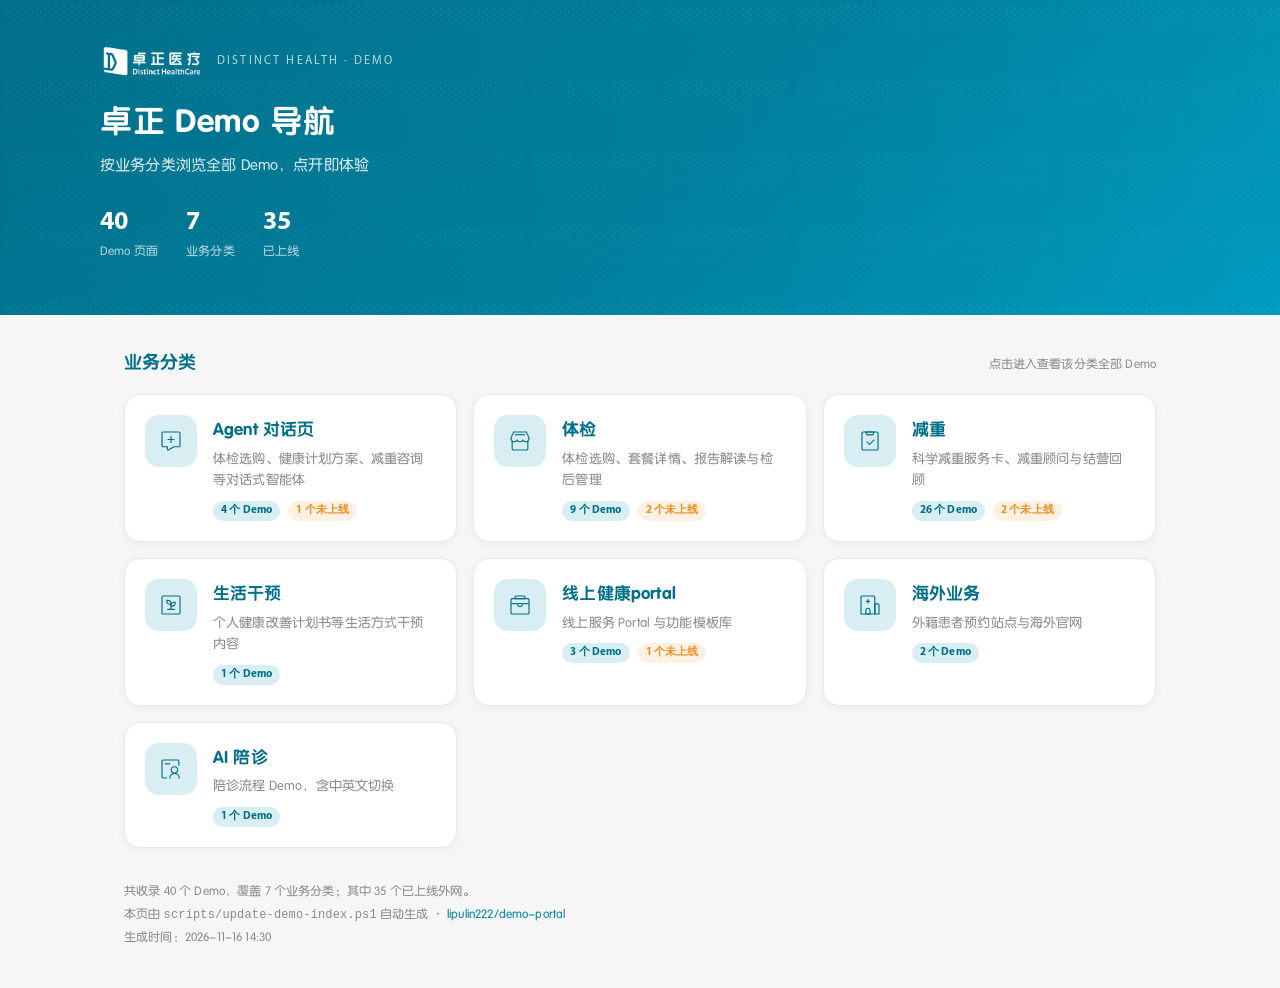
<file: index.html>
<!DOCTYPE html>
<html lang="zh-CN">
<head>
<meta charset="UTF-8" />
<meta name="viewport" content="width=device-width, initial-scale=1.0" />
<title>卓正 Demo 导航</title>
<meta name="description" content="按业务分类浏览全部 Demo，点开即体验" />
<link rel="icon" href="assets/favicon.png" />
<link rel="stylesheet" href="assets/style.css" />
</head>
<body>
<header class="hero">
  <div class="hero__inner">
    <div class="hero__brand">
      <img class="hero__logo" src="assets/logo-white.png" alt="卓正医疗" />
      <span class="hero__eyebrow">Distinct Health · Demo</span>
    </div>
    <h1 class="hero__title">卓正 Demo 导航</h1>
    <p class="hero__sub">按业务分类浏览全部 Demo，点开即体验</p>
    <div class="hero__stats">
      <div class="hero__stat"><b>40</b><span>Demo 页面</span></div>
      <div class="hero__stat"><b>7</b><span>业务分类</span></div>
      <div class="hero__stat"><b>35</b><span>已上线</span></div>
    </div>
  </div>
</header>
<main class="wrap">
  <div class="section-head"><h2>业务分类</h2><span>点击进入查看该分类全部 Demo</span></div>
  <div class="cards">
    <a class="card" href="agent.html">
      <span class="card__ico"><svg xmlns="http://www.w3.org/2000/svg" xmlns:xlink="http://www.w3.org/1999/xlink" fill="none" version="1.1" viewBox="0 0 102 102"><g><g><g><path d="M34.3508,75.75L20.25,75.75Q17.45406,75.75,15.47703,73.773Q13.5,71.7959,13.5,69L13.5,20.25Q13.5,17.45406,15.477029,15.477029Q17.45406,13.5,20.25,13.5L81.75,13.5Q84.5459,13.5,86.523,15.47703Q88.5,17.45406,88.5,20.25L88.5,69Q88.5,71.7959,86.523,73.773Q84.5459,75.75,81.75,75.75L63.7421,75.75Q63.3472,75.75,63.0047,75.9465L42.2132,87.8742Q39.5882,89.3801,36.9695,87.8634Q34.3508,86.3466,34.3508,83.3203L34.3508,75.75ZM38.8508,83.3203L38.8508,71.25L20.25,71.25Q18,71.25,18,69L18,20.25Q18,18,20.25,18L81.75,18Q84,18,84,20.25L84,69Q84,71.25,81.75,71.25L63.7421,71.25Q62.1481,71.25,60.7655,72.0432L39.974000000000004,83.9709Q39.599000000000004,84.186,39.224900000000005,83.9693Q38.8508,83.7527,38.8508,83.3203Z" fill-rule="evenodd" fill="currentColor" fill-opacity="1"/></g><g><path d="M37.38133765625,47.25001L39.63134765625,47.25L62.36814765625,47.25L64.61824765624999,47.25001L64.61824765624999,42.74999L62.36814765625,42.75L39.63134765625,42.75L37.38133765625,42.74999L37.38133765625,47.25001Z" fill-rule="evenodd" fill="currentColor" fill-opacity="1"/></g><g transform="matrix(0,1,-1,0,84.75,-17.25)"><path d="M48.74999,36.00001L51,36L73.5,36L75.75,36.00001L75.75,31.49999L73.5,31.5L51,31.5L48.74999,31.49999L48.74999,36.00001Z" fill-rule="evenodd" fill="currentColor" fill-opacity="1"/></g></g></g></svg></span>
      <div class="card__body">
        <h3 class="card__title">Agent 对话页</h3>
        <p class="card__desc">体检选购、健康计划方案、减重咨询等对话式智能体</p>
        <div class="card__meta">
          <span class="badge">4 个 Demo</span>
          <span class="badge badge--warn">1 个未上线</span>
        </div>
      </div>
    </a>
    <a class="card" href="physical.html">
      <span class="card__ico"><svg xmlns="http://www.w3.org/2000/svg" xmlns:xlink="http://www.w3.org/1999/xlink" fill="none" version="1.1" viewBox="0 0 102 102"><g><g><g><path d="M84,81.75L84,51L79.5,51L79.5,81.75Q79.5,84,77.25,84L24.75,84Q22.5,84,22.5,81.75L22.5,51L18,51L18,81.75Q18,84.5459,19.97703,86.523Q21.95406,88.5,24.75,88.5L77.25,88.5Q80.0459,88.5,82.023,86.523Q84,84.5459,84,81.75Z" fill-rule="evenodd" fill="currentColor" fill-opacity="1"/></g><g><path d="M14.92379,34.8197Q14.57323,35.563500000000005,14.306549,36.3411Q14.039867,37.118700000000004,13.860274,37.9208Q13.680681,38.722899999999996,13.5903406,39.539699999999996Q13.5,40.3566,13.5,41.178399999999996Q13.5,41.545500000000004,13.5180681,41.912099999999995Q13.5361363,42.278800000000004,13.572229,42.6441Q13.608322,43.0094,13.662352,43.3725Q13.716382,43.735600000000005,13.78822,44.095600000000005Q13.860058,44.4557,13.94953,44.811800000000005Q14.039003,45.1678,14.145894,45.5191Q14.252785,45.8704,14.376838,46.216Q14.50089,46.5616,14.64181,46.9008Q14.78272,47.2399,14.94016,47.5718Q15.0976,47.9036,15.27118,48.2273Q15.44476,48.5511,15.63407,48.8659Q15.82338,49.1808,16.02795,49.486Q16.23253,49.7912,16.45188,50.0861Q16.67124,50.3809,16.90484,50.6647Q17.13844,50.9484,17.38573,51.2204Q17.63301,51.4924,17.89339,51.752Q18.15377,52.0115,18.42661,52.2581Q18.69945,52.5046,18.984090000000002,52.7375Q19.26874,52.9703,19.5645,53.189Q19.86027,53.4077,20.16644,53.6116Q20.47261,53.8155,20.78845,54.0043Q21.10429,54.193,21.42904,54.366Q21.753790000000002,54.5391,22.086660000000002,54.696Q22.419539999999998,54.853,22.75974,54.9934Q23.09993,55.1339,23.446640000000002,55.2576Q23.793300000000002,55.3813,24.145699999999998,55.4878Q24.4981,55.5944,24.8553,55.6836Q25.2125,55.7728,25.5736,55.8444Q25.9348,55.916,26.299,55.9699Q26.6633,56.0237,27.0297,56.0597Q27.3962,56.0957,27.764,56.1137Q28.1318,56.1317,28.5,56.1317Q29.0661,56.1317,29.6306,56.0892Q30.1952,56.0466,30.7549,55.9618Q31.3145,55.8769,31.8662,55.7503Q32.4179,55.6236,32.9585,55.4559Q33.498999999999995,55.2881,34.0253,55.0802Q34.5517,54.8724,35.0608,54.6255Q35.569900000000004,54.3787,36.0589,54.0943Q36.5479,53.8099,37.013999999999996,53.4895Q38.531099999999995,52.4468,39.75,51.0691Q40.9688,52.4468,42.486000000000004,53.4895Q42.9521,53.8099,43.4411,54.0943Q43.930099999999996,54.3787,44.4392,54.6255Q44.9483,54.8724,45.474599999999995,55.0802Q46.0009,55.2881,46.5415,55.4559Q47.082,55.6236,47.6337,55.7503Q48.1854,55.8769,48.7451,55.9618Q49.3048,56.0466,49.8693,56.0892Q50.4338,56.1317,51,56.1317Q51.5661,56.1317,52.1306,56.0892Q52.6951,56.0466,53.2548,55.9618Q53.8145,55.8769,54.3662,55.7503Q54.9179,55.6236,55.4585,55.4559Q55.999,55.2881,56.5253,55.0802Q57.0517,54.8724,57.5608,54.6255Q58.0699,54.3787,58.5589,54.0943Q59.0479,53.8099,59.514,53.4895Q61.0311,52.4468,62.25,51.0691Q63.4688,52.4468,64.98599999999999,53.4895Q65.4521,53.8099,65.9411,54.0943Q66.43010000000001,54.3787,66.9392,54.6255Q67.4483,54.8724,67.97460000000001,55.0802Q68.5009,55.2881,69.0415,55.4559Q69.582,55.6236,70.1337,55.7503Q70.6854,55.8769,71.24510000000001,55.9618Q71.8048,56.0466,72.36930000000001,56.0892Q72.93379999999999,56.1317,73.5,56.1317Q73.8682,56.1317,74.23599999999999,56.1137Q74.6038,56.0957,74.9702,56.0597Q75.33670000000001,56.0237,75.70089999999999,55.9699Q76.0652,55.916,76.4263,55.8444Q76.7875,55.7728,77.1447,55.6836Q77.5019,55.5944,77.8542,55.4878Q78.2066,55.3813,78.5533,55.2576Q78.9,55.1339,79.2402,54.9934Q79.5804,54.853,79.9133,54.696Q80.2462,54.5391,80.5709,54.366Q80.8957,54.193,81.2115,54.0043Q81.5273,53.8156,81.8335,53.6116Q82.1397,53.4077,82.4355,53.189Q82.7312,52.9703,83.0159,52.7375Q83.3005,52.5046,83.5733,52.2581Q83.8462,52.0116,84.1066,51.752Q84.3669,51.4924,84.6142,51.2204Q84.8615,50.9484,85.0951,50.6647Q85.3287,50.3809,85.5481,50.0861Q85.7674,49.7912,85.972,49.486Q86.1766,49.1808,86.3659,48.8659Q86.5552,48.5511,86.7288,48.2273Q86.9024,47.9036,87.0598,47.5718Q87.2172,47.2399,87.3581,46.9008Q87.4991,46.5616,87.6231,46.216Q87.7472,45.8704,87.8541,45.5191Q87.961,45.1678,88.0504,44.811800000000005Q88.1399,44.4557,88.2117,44.095600000000005Q88.2836,43.735600000000005,88.3376,43.3725Q88.3916,43.0094,88.4277,42.6441Q88.4638,42.278800000000004,88.4819,41.912099999999995Q88.5,41.545500000000004,88.5,41.178399999999996Q88.5,40.3408,88.4061,39.5084Q88.3123,38.676,88.1258,37.8592Q87.9393,37.042500000000004,87.6624,36.251599999999996Q87.3856,35.4608,87.0219,34.7057C87.0096,34.6768,86.9969,34.647999999999996,86.9837,34.6194L78.0539,15.24428C77.5639,14.181041,76.5001,13.5,75.32939999999999,13.5L26.6704,13.5C25.4998,13.5,24.4361,14.180899,23.945999999999998,15.243970000000001L14.97288,34.7072C14.95572,34.7444,14.93936,34.7819,14.92379,34.8197ZM19.07232,36.5634L19.04168,36.637699999999995L18.99435,36.7381Q18,38.847899999999996,18,41.178399999999996Q18,45.5042,21.07041,48.565Q24.1466,51.6317,28.5,51.6317Q33.244,51.6317,36.379599999999996,48.0874L39.75,44.2776L43.120400000000004,48.0874Q46.2559,51.6317,51,51.6317Q55.744,51.6317,58.8796,48.0874L62.25,44.2776L65.62039999999999,48.0874Q68.7559,51.6317,73.5,51.6317Q77.8533,51.6317,80.9296,48.565Q84,45.5042,84,41.178399999999996Q84,38.8016,82.9677,36.658500000000004L82.9203,36.560199999999995L82.887,36.4816L74.3691,18L27.6306,18L19.07232,36.5634Z" fill-rule="evenodd" fill="currentColor" fill-opacity="1"/></g><g transform="matrix(1,0,0,-1,0,57)"><path d="M31.5,33L70.5,33L70.5,28.5L31.5,28.5L31.5,33Z" fill="currentColor" fill-opacity="1"/></g></g></g></svg></span>
      <div class="card__body">
        <h3 class="card__title">体检</h3>
        <p class="card__desc">体检选购、套餐详情、报告解读与检后管理</p>
        <div class="card__meta">
          <span class="badge">9 个 Demo</span>
          <span class="badge badge--warn">2 个未上线</span>
        </div>
      </div>
    </a>
    <a class="card" href="weight.html">
      <span class="card__ico"><svg xmlns="http://www.w3.org/2000/svg" xmlns:xlink="http://www.w3.org/1999/xlink" fill="none" version="1.1" viewBox="0 0 102 102"><g><g><g><path d="M17.25,20.25L17.25,81.75Q17.25,84.5459,19.22703,86.523Q21.20406,88.5,24,88.5L78,88.5Q80.7959,88.5,82.773,86.523Q84.75,84.5459,84.75,81.75L84.75,20.25Q84.75,17.45406,82.773,15.47703Q80.7959,13.5,78,13.5L24,13.5Q21.20406,13.5,19.227029,15.477029Q17.25,17.45406,17.25,20.25ZM24,84Q21.75,84,21.75,81.75L21.75,20.25Q21.75,18,24,18L78,18Q80.25,18,80.25,20.25L80.25,81.75Q80.25,84,78,84L24,84Z" fill-rule="evenodd" fill="currentColor" fill-opacity="1"/></g><g transform="matrix(0.7071067690849304,0.7071068286895752,-0.7071068286895752,0.7071067690849304,43.00004514266038,-28.811288440832868)"><path d="M68.0823203125,35.24999L68.0823203125,37.5L68.0823203125,59.685199999999995L56.2783203125,59.685199999999995L54.0283103125,59.685199999999995L54.0283103125,64.1852L56.2783203125,64.1852L72.5823203125,64.1852L72.5823203125,37.5L72.5823203125,35.24999L68.0823203125,35.24999Z" fill-rule="evenodd" fill="currentColor" fill-opacity="1"/></g><g><path d="M36.5025059765625,14.906423L40.2441159765625,24.15814Q40.433715976562496,24.62695,40.9394059765625,24.62695L60.227125976562505,24.62695Q60.732825976562495,24.62695,60.9224259765625,24.15815L64.6640259765625,14.906423L66.74992597656251,15.75L66.74992597656251,18L34.4166259765625,18L34.4166259765625,15.75L36.5025059765625,14.906423ZM31.0796359765625,13.5L70.0869259765625,13.5L65.0942259765625,25.8453Q64.4926259765625,27.3328,63.1621259765625,28.2299Q61.831725976562495,29.127000000000002,60.227125976562505,29.127000000000002L40.9394059765625,29.127000000000002Q39.3348159765625,29.127000000000002,38.0043859765625,28.2299Q36.6739659765625,27.3328,36.0723659765625,25.8453L32.3307459765625,16.593577L31.0796359765625,13.5Z" fill="currentColor" fill-opacity="1"/></g></g></g></svg></span>
      <div class="card__body">
        <h3 class="card__title">减重</h3>
        <p class="card__desc">科学减重服务卡、减重顾问与结营回顾</p>
        <div class="card__meta">
          <span class="badge">26 个 Demo</span>
          <span class="badge badge--warn">2 个未上线</span>
        </div>
      </div>
    </a>
    <a class="card" href="lifestyle.html">
      <span class="card__ico"><svg xmlns="http://www.w3.org/2000/svg" xmlns:xlink="http://www.w3.org/1999/xlink" fill="none" version="1.1" viewBox="0 0 102 102"><g><g><path d="M13.5,20.25L13.5,81.75Q13.5,84.5459,15.47703,86.523Q17.45406,88.5,20.25,88.5L81.75,88.5Q84.5459,88.5,86.523,86.523Q88.5,84.5459,88.5,81.75L88.5,20.25Q88.5,17.45406,86.523,15.47703Q84.5459,13.5,81.75,13.5L20.25,13.5Q17.45406,13.5,15.477029,15.477029Q13.5,17.45406,13.5,20.25ZM20.25,84Q18,84,18,81.75L18,20.25Q18,18,20.25,18L81.75,18Q84,18,84,20.25L84,81.75Q84,84,81.75,84L20.25,84Z" fill-rule="evenodd" fill="currentColor" fill-opacity="1"/></g><g><path d="M32.25,30.75L32.25,37.06553Q32.25,42.52671,36.11164,46.388400000000004Q39.97328,50.25,45.4345,50.25L53.25,50.25L53.25,43.9345Q53.25,38.47329,49.388400000000004,34.61164Q45.5267,30.75,40.06553,30.75L32.25,30.75ZM39.29362,43.2064Q36.75,40.66275,36.75,37.06553L36.75,35.25L40.06553,35.25Q43.66276,35.25,46.2064,37.79362Q48.75,40.33724,48.75,43.9345L48.75,45.75L45.4345,45.75Q41.83724,45.75,39.29362,43.2064Z" fill-rule="evenodd" fill="currentColor" fill-opacity="1"/></g><g transform="matrix(1,0,0,-1,0,110.30859375)"><path d="M48.75,52.904296875L48.75,59.219826875Q48.75,64.681006875,52.61164,68.542696875Q56.47328,72.404296875,61.9345,72.404296875L69.75,72.404296875L69.75,66.088796875Q69.75,60.627586875,65.8884,56.765936875Q62.0267,52.904296875,56.56553,52.904296875L48.75,52.904296875ZM55.79362,65.360696875Q53.25,62.817046875,53.25,59.219826875L53.25,57.404296875L56.56553,57.404296875Q60.16276,57.404296875,62.7064,59.947916875Q65.25,62.491536875,65.25,66.088796875L65.25,67.904296875L61.9345,67.904296875Q58.33724,67.904296875,55.79362,65.360696875Z" fill-rule="evenodd" fill="currentColor" fill-opacity="1"/></g><g><path d="M48.75,67.904296875L48.75,43.154296875L53.25,43.154296875L53.25,67.904296875L48.75,67.904296875Z" fill-rule="evenodd" fill="currentColor" fill-opacity="1"/></g><g transform="matrix(0,1,-1,0,131.279296875,4.529296875)"><path d="M61.12499,65.654286875L61.125,67.904296875L61.125,92.654296875L61.12499,94.904296875L65.62501,94.904296875L65.625,92.654296875L65.625,67.904296875L65.62501,65.654286875L61.12499,65.654286875Z" fill-rule="evenodd" fill="currentColor" fill-opacity="1"/></g></g></svg></span>
      <div class="card__body">
        <h3 class="card__title">生活干预</h3>
        <p class="card__desc">个人健康改善计划书等生活方式干预内容</p>
        <div class="card__meta">
          <span class="badge">1 个 Demo</span>
        </div>
      </div>
    </a>
    <a class="card" href="online-portal.html">
      <span class="card__ico"><svg xmlns="http://www.w3.org/2000/svg" xmlns:xlink="http://www.w3.org/1999/xlink" fill="none" version="1.1" viewBox="0 0 102 102"><g><g><g><path d="M13.5,30.75L13.5,81.75Q13.5,84.5459,15.47703,86.523Q17.45406,88.5,20.25,88.5L81.75,88.5Q84.5459,88.5,86.523,86.523Q88.5,84.5459,88.5,81.75L88.5,30.75Q88.5,27.95406,86.523,25.97703Q84.5459,24,81.75,24L20.25,24Q17.45406,24,15.47703,25.977029Q13.5,27.95406,13.5,30.75ZM20.25,84Q18,84,18,81.75L18,30.75Q18,28.5,20.25,28.5L81.75,28.5Q84,28.5,84,30.75L84,81.75Q84,84,81.75,84L20.25,84Z" fill-rule="evenodd" fill="currentColor" fill-opacity="1"/></g><g><path d="M29.25,20.25L29.25,26.25Q29.25,26.360500000000002,29.26083,26.4705Q29.27167,26.5805,29.29323,26.689Q29.314799999999998,26.7974,29.34688,26.903100000000002Q29.37897,27.0089,29.42127,27.111Q29.46357,27.2132,29.51568,27.3106Q29.56778,27.408099999999997,29.62919,27.5Q29.6906,27.591900000000003,29.76073,27.6774Q29.83085,27.7628,29.90901,27.841Q29.98717,27.9192,30.07262,27.9893Q30.15806,28.0594,30.24997,28.1208Q30.34187,28.1822,30.43936,28.234299999999998Q30.536841,28.2864,30.638962,28.328699999999998Q30.741084,28.371000000000002,30.84686,28.403100000000002Q30.952635,28.435200000000002,31.061047,28.4568Q31.169458,28.4783,31.279461,28.4892Q31.389465,28.5,31.5,28.5L70.5,28.5Q70.6105,28.5,70.7205,28.4892Q70.8305,28.4783,70.93889999999999,28.4568Q71.04740000000001,28.435200000000002,71.1531,28.403100000000002Q71.2589,28.371000000000002,71.36099999999999,28.328699999999998Q71.4632,28.2864,71.5606,28.234299999999998Q71.65809999999999,28.1822,71.75,28.1208Q71.84190000000001,28.0594,71.9274,27.9893Q72.0128,27.9192,72.09100000000001,27.841Q72.1691,27.7628,72.2393,27.6774Q72.3094,27.591900000000003,72.3708,27.5Q72.4322,27.408099999999997,72.48429999999999,27.3106Q72.5364,27.2132,72.5787,27.111Q72.62100000000001,27.0089,72.6531,26.903100000000002Q72.68520000000001,26.7974,72.7068,26.689Q72.72829999999999,26.5805,72.7392,26.4705Q72.75,26.360500000000002,72.75,26.25L72.75,20.25Q72.75,17.45406,70.773,15.47703Q68.7959,13.5,66,13.5L36,13.5Q33.20406,13.5,31.227029,15.477029Q29.25,17.45406,29.25,20.25ZM33.75,24L68.25,24L68.25,20.25Q68.25,19.31802,67.59100000000001,18.65901Q66.932,18,66,18L36,18Q35.06802,18,34.40901,18.65901Q33.75,19.31802,33.75,20.25L33.75,24Z" fill-rule="evenodd" fill="currentColor" fill-opacity="1"/></g><g><path d="M45.9130240625,52.70078125Q43.8056640625,50.59368125,43.8056640625,47.61328125L39.3056640625,47.61328125Q39.3056640625,52.45780125,42.7312340625,55.88296125Q46.1564040625,59.30768125,51.0001040625,59.30768125Q55.8437640625,59.30768125,59.268964062500004,55.88296125Q62.6945640625,52.45780125,62.6945640625,47.61328350173L58.1945640625,47.61328350173Q58.1945640625,50.59368125,56.0871640625,52.70079125Q53.9799640625,54.80772125,51.0001040625,54.80772125Q48.0202140625,54.80772125,45.9130240625,52.70078125Z" fill-rule="evenodd" fill="currentColor" fill-opacity="1"/></g><g transform="matrix(1,0,0,-1,0,96)"><path d="M15,48L15,52.5L87,52.5L87,48L15,48Z" fill="currentColor" fill-opacity="1"/></g></g></g></svg></span>
      <div class="card__body">
        <h3 class="card__title">线上健康portal</h3>
        <p class="card__desc">线上服务 Portal 与功能模板库</p>
        <div class="card__meta">
          <span class="badge">3 个 Demo</span>
          <span class="badge badge--warn">1 个未上线</span>
        </div>
      </div>
    </a>
    <a class="card" href="overseas.html">
      <span class="card__ico"><svg xmlns="http://www.w3.org/2000/svg" xmlns:xlink="http://www.w3.org/1999/xlink" fill="none" version="1.1" viewBox="0 0 102 102"><g><g><g><path d="M68.25,44.25L68.25,88.5L88.5,88.5L88.5,51Q88.5,48.20406,86.523,46.22703Q84.5459,44.25,81.75,44.25L68.25,44.25ZM72.75,84L84,84L84,51Q84,50.06802,83.341,49.40901Q82.682,48.75,81.75,48.75L72.75,48.75L72.75,84Z" fill-rule="evenodd" fill="currentColor" fill-opacity="1"/></g><g><path d="M13.5,20.25L13.5,88.5L72,88.5L72,20.25Q72,17.45405,70.023,15.477029Q68.0459,13.5,65.25,13.5L20.25,13.5Q17.45406,13.5,15.477029,15.477029Q13.5,17.45406,13.5,20.25ZM18,84L67.5,84L67.5,20.25Q67.5,18,65.25,18L20.25,18Q18,18,18,20.25L18,84Z" fill-rule="evenodd" fill="currentColor" fill-opacity="1"/></g><g><path d="M32.25,72L32.25,88.5L53.25,88.5L53.25,72C53.25,66.20101,48.549,61.5,42.75,61.5C36.95101,61.5,32.25,66.20101,32.25,72ZM48.75,84L36.75,84L36.75,72Q36.75,69.51472,38.50736,67.75736Q40.26472,66,42.75,66Q45.2353,66,46.992599999999996,67.75736Q48.75,69.51472,48.75,72L48.75,84Z" fill-rule="evenodd" fill="currentColor" fill-opacity="1"/></g><g><path d="M40.5,28.5L40.5,45L45,45L45,28.5L40.5,28.5Z" fill="currentColor" fill-opacity="1"/></g><g transform="matrix(0,1,-1,0,85.5,-16.5)"><path d="M51,34.5L51,51L55.5,51L55.5,34.5L51,34.5Z" fill="currentColor" fill-opacity="1"/></g></g></g></svg></span>
      <div class="card__body">
        <h3 class="card__title">海外业务</h3>
        <p class="card__desc">外籍患者预约站点与海外官网</p>
        <div class="card__meta">
          <span class="badge">2 个 Demo</span>
        </div>
      </div>
    </a>
    <a class="card" href="ai-peizhen.html">
      <span class="card__ico"><svg xmlns="http://www.w3.org/2000/svg" xmlns:xlink="http://www.w3.org/1999/xlink" fill="none" version="1.1" viewBox="0 0 102 102"><g><g><g style="opacity:0;"><rect x="0" y="0" rx="0" fill="#F5F7F7" fill-opacity="1"/></g><g><g><path d="M20.522759999999998,88.5L35.7501,88.5L35.7501,84L20.522759999999998,84Q18,84,18,81.4772L18,20.522759999999998Q18,19.4778,18.7389,18.7389Q19.4778,18,20.522759999999998,18L76.97720000000001,18Q79.5,18,79.5,20.522759999999998L79.5,38.2896L84,38.2896L84,20.522759999999998Q84,17.61384,81.9431,15.556918Q79.8862,13.5,76.97720000000001,13.5L20.522759999999998,13.5Q17.61384,13.5,15.556919,15.556919Q13.5,17.61384,13.5,20.522759999999998L13.5,81.4772Q13.5,84.3862,15.55692,86.4431Q17.61384,88.5,20.522759999999998,88.5Z" fill-rule="evenodd" fill="currentColor" fill-opacity="1"/></g><g><path d="M75.15770390624999,44.2032715625Q70.74120390625,39.8291015625,64.49980390625,39.8291015625Q58.25843390625,39.8291015625,53.84197390625,44.2032715625Q49.41650390625,48.5863615625,49.41650390625,54.7895015625Q49.41650390625,60.9927015625,53.84197390625,65.3758015625Q58.25842390625,69.7500015625,64.49980390625,69.7500015625Q70.74120390625,69.7500015625,75.15770390624999,65.3758015625Q79.58310390625,60.9927015625,79.58310390625,54.7895015625Q79.58310390625,48.5863615625,75.15770390624999,44.2032715625ZM57.00861390625,47.4005215625Q60.10972390625,44.3291015625,64.49980390625,44.3291015625Q68.88990390625,44.3291015625,71.99100390625,47.4005215625Q75.08310390625,50.4630215625,75.08310390625,54.7895015625Q75.08310390625,59.1161015625,71.99100390625,62.1786015625Q68.88990390625,65.2500015625,64.49980390625,65.2500015625Q60.10972390625,65.2500015625,57.00861390625,62.1786015625Q53.91650390625,59.1161015625,53.91650390625,54.7895015625Q53.91650390625,50.4630215625,57.00861390625,47.4005215625Z" fill-rule="evenodd" fill="currentColor" fill-opacity="1"/></g><g><path d="M50.36984609375,71.811476875Q44.33349609375,77.79006687500001,44.33349609375,86.24959687500001L44.33348609375,88.49959687500001L48.83350609375,88.49959687500001L48.83349609375,86.24959687500001Q48.83349609375,79.666696875,53.53649609375,75.008716875Q58.24849609375,70.341796875,64.91679609375001,70.341796875Q71.58499609375,70.341796875,76.29709609375,75.008726875Q81.00019609374999,79.666696875,81.00019609374999,86.24959687500001L81.00019609374999,88.49959687500001L85.50019609374999,88.49959687500001L85.50019609374999,86.24959687500001Q85.50019609374999,77.790086875,79.46369609375,71.811466875Q73.43629609375,65.841796875,64.91679609375001,65.841796875Q56.39719609375,65.841796875,50.36984609375,71.811476875Z" fill-rule="evenodd" fill="currentColor" fill-opacity="1"/></g><g><rect x="27" y="28.5" width="21" height="4.5" rx="0" fill="currentColor" fill-opacity="1"/></g></g></g></g></svg></span>
      <div class="card__body">
        <h3 class="card__title">AI 陪诊</h3>
        <p class="card__desc">陪诊流程 Demo，含中英文切换</p>
        <div class="card__meta">
          <span class="badge">1 个 Demo</span>
        </div>
      </div>
    </a>
  </div>
</main>
<footer class="footer">
  <div>共收录 40 个 Demo，覆盖 7 个业务分类；其中 35 个已上线外网。</div>
  <div>本页由 <code>scripts/update-demo-index.ps1</code> 自动生成 · <a href="https://github.com/lipulin222/demo-portal" target="_blank" rel="noopener">lipulin222/demo-portal</a></div>
  <div>生成时间：2026-11-16 14:30</div>
</footer>
</body>
</html>
</file>
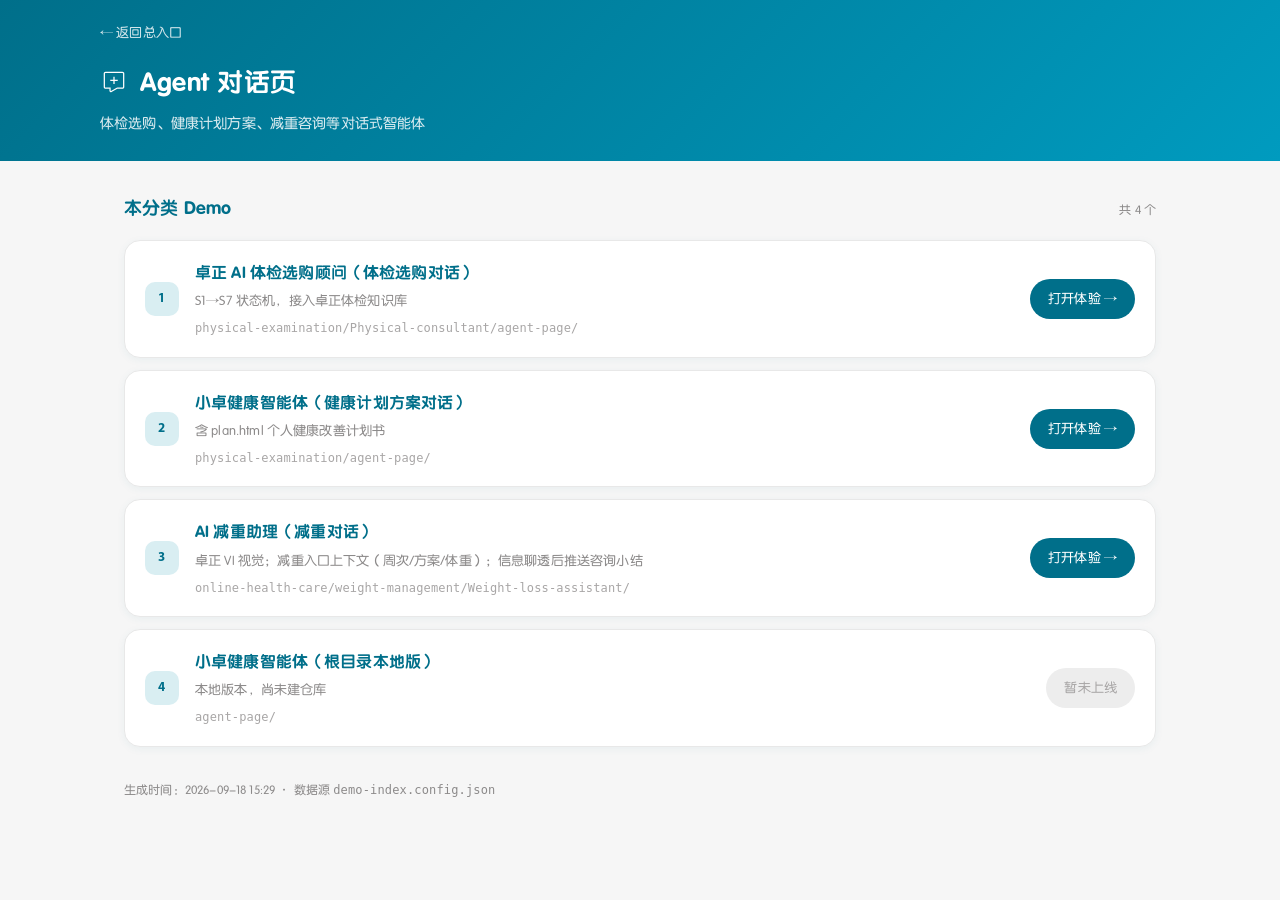
<file: agent.html>
<!DOCTYPE html>
<html lang="zh-CN">
<head>
<meta charset="UTF-8" />
<meta name="viewport" content="width=device-width, initial-scale=1.0" />
<title>Agent 对话页 · 卓正 Demo 导航</title>
<meta name="description" content="体检选购、健康计划方案、减重咨询等对话式智能体" />
<link rel="icon" href="assets/favicon.png" />
<link rel="stylesheet" href="assets/style.css" />
</head>
<body>
<header class="topbar">
  <div class="topbar__inner">
    <a class="topbar__back" href="index.html">← 返回总入口</a>
    <h1 class="topbar__title"><svg xmlns="http://www.w3.org/2000/svg" xmlns:xlink="http://www.w3.org/1999/xlink" fill="none" version="1.1" viewBox="0 0 102 102"><g><g><g><path d="M34.3508,75.75L20.25,75.75Q17.45406,75.75,15.47703,73.773Q13.5,71.7959,13.5,69L13.5,20.25Q13.5,17.45406,15.477029,15.477029Q17.45406,13.5,20.25,13.5L81.75,13.5Q84.5459,13.5,86.523,15.47703Q88.5,17.45406,88.5,20.25L88.5,69Q88.5,71.7959,86.523,73.773Q84.5459,75.75,81.75,75.75L63.7421,75.75Q63.3472,75.75,63.0047,75.9465L42.2132,87.8742Q39.5882,89.3801,36.9695,87.8634Q34.3508,86.3466,34.3508,83.3203L34.3508,75.75ZM38.8508,83.3203L38.8508,71.25L20.25,71.25Q18,71.25,18,69L18,20.25Q18,18,20.25,18L81.75,18Q84,18,84,20.25L84,69Q84,71.25,81.75,71.25L63.7421,71.25Q62.1481,71.25,60.7655,72.0432L39.974000000000004,83.9709Q39.599000000000004,84.186,39.224900000000005,83.9693Q38.8508,83.7527,38.8508,83.3203Z" fill-rule="evenodd" fill="currentColor" fill-opacity="1"/></g><g><path d="M37.38133765625,47.25001L39.63134765625,47.25L62.36814765625,47.25L64.61824765624999,47.25001L64.61824765624999,42.74999L62.36814765625,42.75L39.63134765625,42.75L37.38133765625,42.74999L37.38133765625,47.25001Z" fill-rule="evenodd" fill="currentColor" fill-opacity="1"/></g><g transform="matrix(0,1,-1,0,84.75,-17.25)"><path d="M48.74999,36.00001L51,36L73.5,36L75.75,36.00001L75.75,31.49999L73.5,31.5L51,31.5L48.74999,31.49999L48.74999,36.00001Z" fill-rule="evenodd" fill="currentColor" fill-opacity="1"/></g></g></g></svg>Agent 对话页</h1>
    <p class="topbar__desc">体检选购、健康计划方案、减重咨询等对话式智能体</p>
  </div>
</header>
<main class="wrap">
  <div class="section-head"><h2>本分类 Demo</h2><span>共 4 个</span></div>
  <div class="demo-list">
    <article class="demo">
      <span class="demo__no">1</span>
      <div class="demo__main">
        <h3 class="demo__name">卓正 AI 体检选购顾问（体检选购对话）</h3>
        <p class="demo__note">S1→S7 状态机，接入卓正体检知识库</p>
        <p class="demo__path">physical-examination/Physical-consultant/agent-page/</p>
      </div>
      <a class="demo__go" href="https://lipulin222.github.io/physical-examination/Physical-consultant/agent-page/index.html" target="_blank" rel="noopener">打开体验 →</a>
    </article>
    <article class="demo">
      <span class="demo__no">2</span>
      <div class="demo__main">
        <h3 class="demo__name">小卓健康智能体（健康计划方案对话）</h3>
        <p class="demo__note">含 plan.html 个人健康改善计划书</p>
        <p class="demo__path">physical-examination/agent-page/</p>
      </div>
      <a class="demo__go" href="https://lipulin222.github.io/physical-examination/agent-page/index.html" target="_blank" rel="noopener">打开体验 →</a>
    </article>
    <article class="demo">
      <span class="demo__no">3</span>
      <div class="demo__main">
        <h3 class="demo__name">AI 减重助理（减重对话）</h3>
        <p class="demo__note">卓正 VI 视觉；减重入口上下文（周次/方案/体重）；信息聊透后推送咨询小结</p>
        <p class="demo__path">online-health-care/weight-management/Weight-loss-assistant/</p>
      </div>
      <a class="demo__go" href="https://lipulin222.github.io/online-health-care/weight-management/Weight-loss-assistant/index.html" target="_blank" rel="noopener">打开体验 →</a>
    </article>
    <article class="demo">
      <span class="demo__no">4</span>
      <div class="demo__main">
        <h3 class="demo__name">小卓健康智能体（根目录本地版）</h3>
        <p class="demo__note">本地版本，尚未建仓库</p>
        <p class="demo__path">agent-page/</p>
      </div>
      <span class="demo__go demo__go--off">暂未上线</span>
    </article>
  </div>
</main>
<footer class="footer">
  <div>生成时间：2026-09-18 15:29 · 数据源 <code>demo-index.config.json</code></div>
</footer>
</body>
</html>
</file>
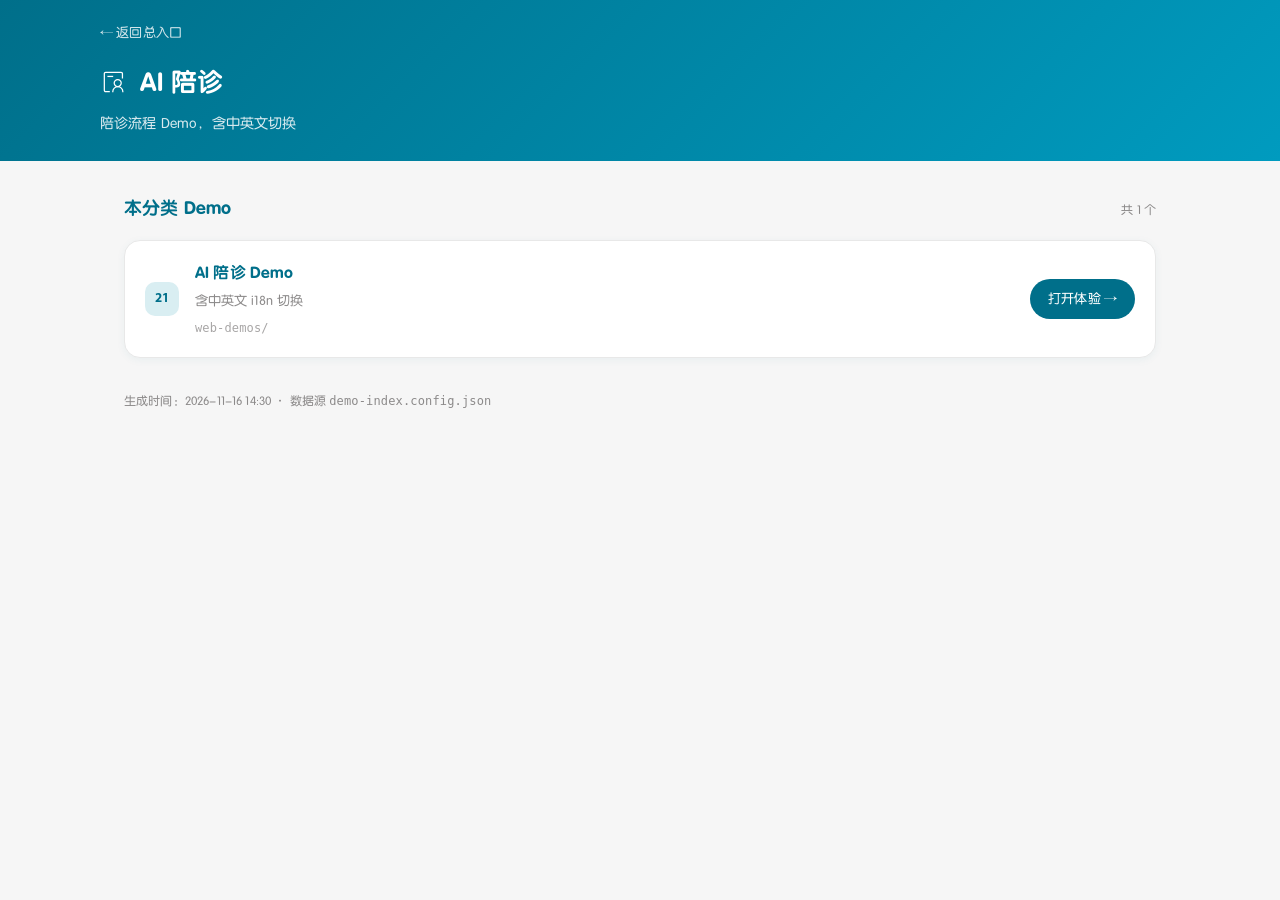
<file: ai-peizhen.html>
<!DOCTYPE html>
<html lang="zh-CN">
<head>
<meta charset="UTF-8" />
<meta name="viewport" content="width=device-width, initial-scale=1.0" />
<title>AI 陪诊 · 卓正 Demo 导航</title>
<meta name="description" content="陪诊流程 Demo，含中英文切换" />
<link rel="icon" href="assets/favicon.png" />
<link rel="stylesheet" href="assets/style.css" />
</head>
<body>
<header class="topbar">
  <div class="topbar__inner">
    <a class="topbar__back" href="index.html">← 返回总入口</a>
    <h1 class="topbar__title"><svg xmlns="http://www.w3.org/2000/svg" xmlns:xlink="http://www.w3.org/1999/xlink" fill="none" version="1.1" viewBox="0 0 102 102"><g><g><g style="opacity:0;"><rect x="0" y="0" rx="0" fill="#F5F7F7" fill-opacity="1"/></g><g><g><path d="M20.522759999999998,88.5L35.7501,88.5L35.7501,84L20.522759999999998,84Q18,84,18,81.4772L18,20.522759999999998Q18,19.4778,18.7389,18.7389Q19.4778,18,20.522759999999998,18L76.97720000000001,18Q79.5,18,79.5,20.522759999999998L79.5,38.2896L84,38.2896L84,20.522759999999998Q84,17.61384,81.9431,15.556918Q79.8862,13.5,76.97720000000001,13.5L20.522759999999998,13.5Q17.61384,13.5,15.556919,15.556919Q13.5,17.61384,13.5,20.522759999999998L13.5,81.4772Q13.5,84.3862,15.55692,86.4431Q17.61384,88.5,20.522759999999998,88.5Z" fill-rule="evenodd" fill="currentColor" fill-opacity="1"/></g><g><path d="M75.15770390624999,44.2032715625Q70.74120390625,39.8291015625,64.49980390625,39.8291015625Q58.25843390625,39.8291015625,53.84197390625,44.2032715625Q49.41650390625,48.5863615625,49.41650390625,54.7895015625Q49.41650390625,60.9927015625,53.84197390625,65.3758015625Q58.25842390625,69.7500015625,64.49980390625,69.7500015625Q70.74120390625,69.7500015625,75.15770390624999,65.3758015625Q79.58310390625,60.9927015625,79.58310390625,54.7895015625Q79.58310390625,48.5863615625,75.15770390624999,44.2032715625ZM57.00861390625,47.4005215625Q60.10972390625,44.3291015625,64.49980390625,44.3291015625Q68.88990390625,44.3291015625,71.99100390625,47.4005215625Q75.08310390625,50.4630215625,75.08310390625,54.7895015625Q75.08310390625,59.1161015625,71.99100390625,62.1786015625Q68.88990390625,65.2500015625,64.49980390625,65.2500015625Q60.10972390625,65.2500015625,57.00861390625,62.1786015625Q53.91650390625,59.1161015625,53.91650390625,54.7895015625Q53.91650390625,50.4630215625,57.00861390625,47.4005215625Z" fill-rule="evenodd" fill="currentColor" fill-opacity="1"/></g><g><path d="M50.36984609375,71.811476875Q44.33349609375,77.79006687500001,44.33349609375,86.24959687500001L44.33348609375,88.49959687500001L48.83350609375,88.49959687500001L48.83349609375,86.24959687500001Q48.83349609375,79.666696875,53.53649609375,75.008716875Q58.24849609375,70.341796875,64.91679609375001,70.341796875Q71.58499609375,70.341796875,76.29709609375,75.008726875Q81.00019609374999,79.666696875,81.00019609374999,86.24959687500001L81.00019609374999,88.49959687500001L85.50019609374999,88.49959687500001L85.50019609374999,86.24959687500001Q85.50019609374999,77.790086875,79.46369609375,71.811466875Q73.43629609375,65.841796875,64.91679609375001,65.841796875Q56.39719609375,65.841796875,50.36984609375,71.811476875Z" fill-rule="evenodd" fill="currentColor" fill-opacity="1"/></g><g><rect x="27" y="28.5" width="21" height="4.5" rx="0" fill="currentColor" fill-opacity="1"/></g></g></g></g></svg>AI 陪诊</h1>
    <p class="topbar__desc">陪诊流程 Demo，含中英文切换</p>
  </div>
</header>
<main class="wrap">
  <div class="section-head"><h2>本分类 Demo</h2><span>共 1 个</span></div>
  <div class="demo-list">
    <article class="demo">
      <span class="demo__no">21</span>
      <div class="demo__main">
        <h3 class="demo__name">AI 陪诊 Demo</h3>
        <p class="demo__note">含中英文 i18n 切换</p>
        <p class="demo__path">web-demos/</p>
      </div>
      <a class="demo__go" href="https://lipulin222.github.io/AI-peizhen-demo/" target="_blank" rel="noopener">打开体验 →</a>
    </article>
  </div>
</main>
<footer class="footer">
  <div>生成时间：2026-11-16 14:30 · 数据源 <code>demo-index.config.json</code></div>
</footer>
</body>
</html>
</file>
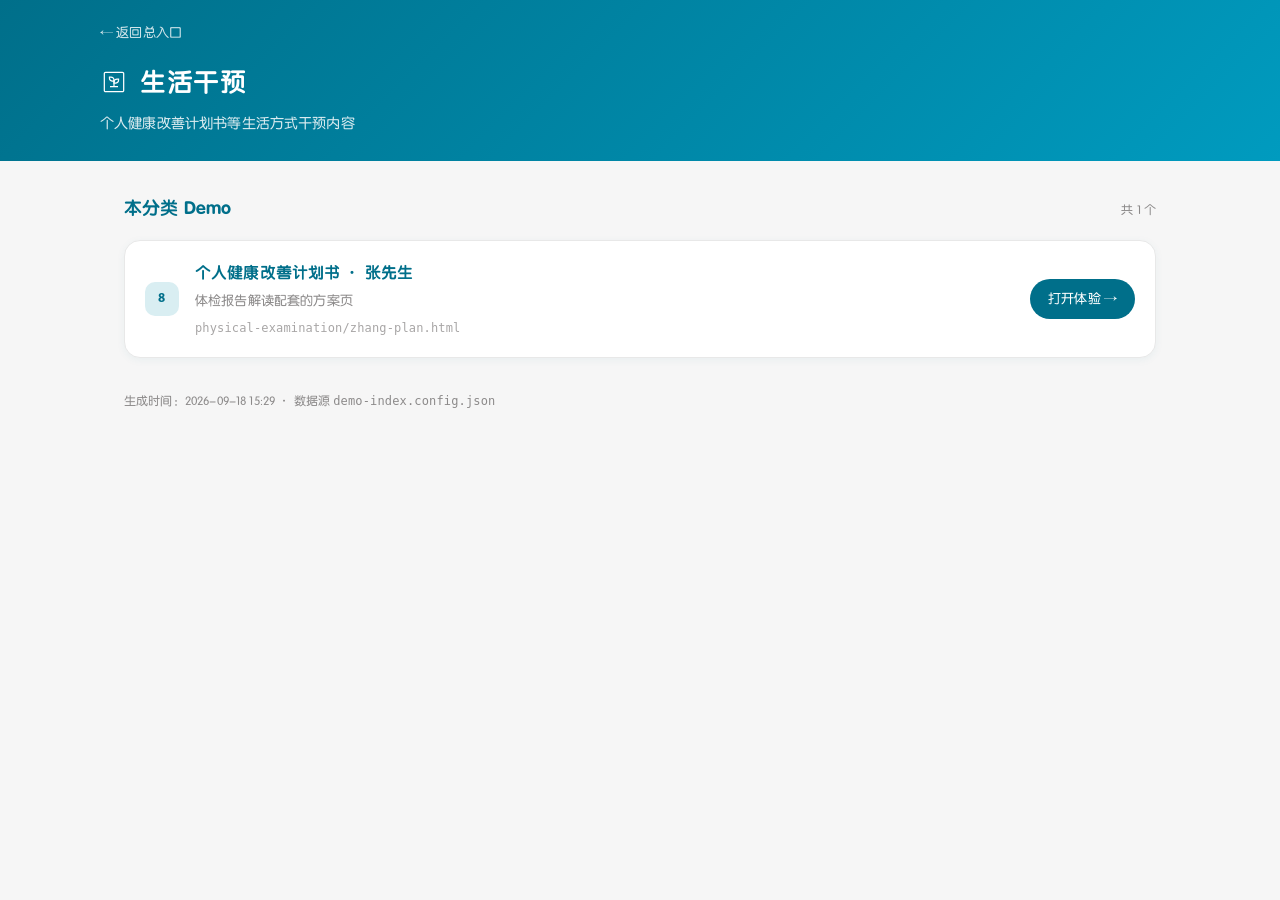
<file: lifestyle.html>
<!DOCTYPE html>
<html lang="zh-CN">
<head>
<meta charset="UTF-8" />
<meta name="viewport" content="width=device-width, initial-scale=1.0" />
<title>生活干预 · 卓正 Demo 导航</title>
<meta name="description" content="个人健康改善计划书等生活方式干预内容" />
<link rel="icon" href="assets/favicon.png" />
<link rel="stylesheet" href="assets/style.css" />
</head>
<body>
<header class="topbar">
  <div class="topbar__inner">
    <a class="topbar__back" href="index.html">← 返回总入口</a>
    <h1 class="topbar__title"><svg xmlns="http://www.w3.org/2000/svg" xmlns:xlink="http://www.w3.org/1999/xlink" fill="none" version="1.1" viewBox="0 0 102 102"><g><g><path d="M13.5,20.25L13.5,81.75Q13.5,84.5459,15.47703,86.523Q17.45406,88.5,20.25,88.5L81.75,88.5Q84.5459,88.5,86.523,86.523Q88.5,84.5459,88.5,81.75L88.5,20.25Q88.5,17.45406,86.523,15.47703Q84.5459,13.5,81.75,13.5L20.25,13.5Q17.45406,13.5,15.477029,15.477029Q13.5,17.45406,13.5,20.25ZM20.25,84Q18,84,18,81.75L18,20.25Q18,18,20.25,18L81.75,18Q84,18,84,20.25L84,81.75Q84,84,81.75,84L20.25,84Z" fill-rule="evenodd" fill="currentColor" fill-opacity="1"/></g><g><path d="M32.25,30.75L32.25,37.06553Q32.25,42.52671,36.11164,46.388400000000004Q39.97328,50.25,45.4345,50.25L53.25,50.25L53.25,43.9345Q53.25,38.47329,49.388400000000004,34.61164Q45.5267,30.75,40.06553,30.75L32.25,30.75ZM39.29362,43.2064Q36.75,40.66275,36.75,37.06553L36.75,35.25L40.06553,35.25Q43.66276,35.25,46.2064,37.79362Q48.75,40.33724,48.75,43.9345L48.75,45.75L45.4345,45.75Q41.83724,45.75,39.29362,43.2064Z" fill-rule="evenodd" fill="currentColor" fill-opacity="1"/></g><g transform="matrix(1,0,0,-1,0,110.30859375)"><path d="M48.75,52.904296875L48.75,59.219826875Q48.75,64.681006875,52.61164,68.542696875Q56.47328,72.404296875,61.9345,72.404296875L69.75,72.404296875L69.75,66.088796875Q69.75,60.627586875,65.8884,56.765936875Q62.0267,52.904296875,56.56553,52.904296875L48.75,52.904296875ZM55.79362,65.360696875Q53.25,62.817046875,53.25,59.219826875L53.25,57.404296875L56.56553,57.404296875Q60.16276,57.404296875,62.7064,59.947916875Q65.25,62.491536875,65.25,66.088796875L65.25,67.904296875L61.9345,67.904296875Q58.33724,67.904296875,55.79362,65.360696875Z" fill-rule="evenodd" fill="currentColor" fill-opacity="1"/></g><g><path d="M48.75,67.904296875L48.75,43.154296875L53.25,43.154296875L53.25,67.904296875L48.75,67.904296875Z" fill-rule="evenodd" fill="currentColor" fill-opacity="1"/></g><g transform="matrix(0,1,-1,0,131.279296875,4.529296875)"><path d="M61.12499,65.654286875L61.125,67.904296875L61.125,92.654296875L61.12499,94.904296875L65.62501,94.904296875L65.625,92.654296875L65.625,67.904296875L65.62501,65.654286875L61.12499,65.654286875Z" fill-rule="evenodd" fill="currentColor" fill-opacity="1"/></g></g></svg>生活干预</h1>
    <p class="topbar__desc">个人健康改善计划书等生活方式干预内容</p>
  </div>
</header>
<main class="wrap">
  <div class="section-head"><h2>本分类 Demo</h2><span>共 1 个</span></div>
  <div class="demo-list">
    <article class="demo">
      <span class="demo__no">8</span>
      <div class="demo__main">
        <h3 class="demo__name">个人健康改善计划书 · 张先生</h3>
        <p class="demo__note">体检报告解读配套的方案页</p>
        <p class="demo__path">physical-examination/zhang-plan.html</p>
      </div>
      <a class="demo__go" href="https://lipulin222.github.io/physical-examination/zhang-plan.html" target="_blank" rel="noopener">打开体验 →</a>
    </article>
  </div>
</main>
<footer class="footer">
  <div>生成时间：2026-09-18 15:29 · 数据源 <code>demo-index.config.json</code></div>
</footer>
</body>
</html>
</file>
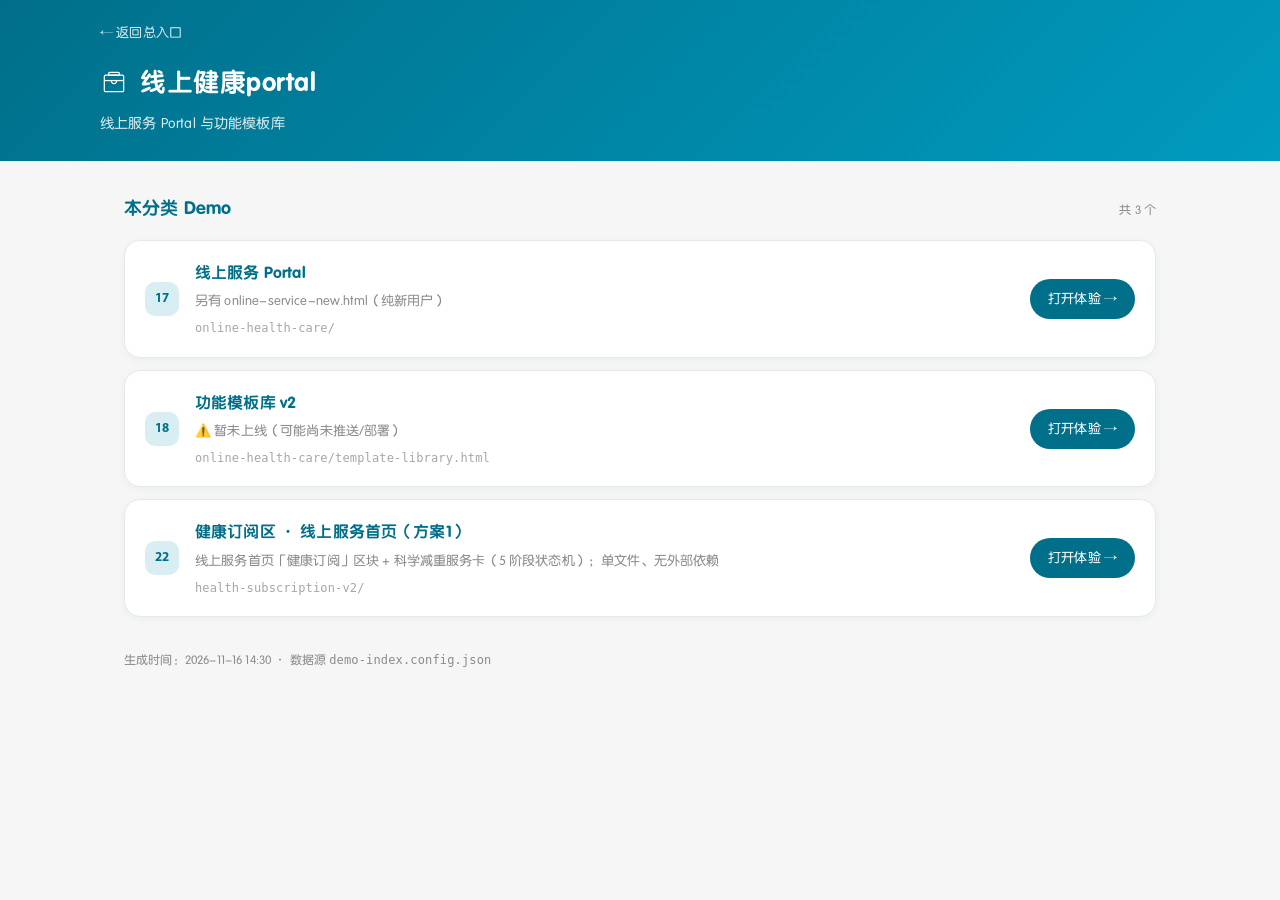
<file: online-portal.html>
<!DOCTYPE html>
<html lang="zh-CN">
<head>
<meta charset="UTF-8" />
<meta name="viewport" content="width=device-width, initial-scale=1.0" />
<title>线上健康portal · 卓正 Demo 导航</title>
<meta name="description" content="线上服务 Portal 与功能模板库" />
<link rel="icon" href="assets/favicon.png" />
<link rel="stylesheet" href="assets/style.css" />
</head>
<body>
<header class="topbar">
  <div class="topbar__inner">
    <a class="topbar__back" href="index.html">← 返回总入口</a>
    <h1 class="topbar__title"><svg xmlns="http://www.w3.org/2000/svg" xmlns:xlink="http://www.w3.org/1999/xlink" fill="none" version="1.1" viewBox="0 0 102 102"><g><g><g><path d="M13.5,30.75L13.5,81.75Q13.5,84.5459,15.47703,86.523Q17.45406,88.5,20.25,88.5L81.75,88.5Q84.5459,88.5,86.523,86.523Q88.5,84.5459,88.5,81.75L88.5,30.75Q88.5,27.95406,86.523,25.97703Q84.5459,24,81.75,24L20.25,24Q17.45406,24,15.47703,25.977029Q13.5,27.95406,13.5,30.75ZM20.25,84Q18,84,18,81.75L18,30.75Q18,28.5,20.25,28.5L81.75,28.5Q84,28.5,84,30.75L84,81.75Q84,84,81.75,84L20.25,84Z" fill-rule="evenodd" fill="currentColor" fill-opacity="1"/></g><g><path d="M29.25,20.25L29.25,26.25Q29.25,26.360500000000002,29.26083,26.4705Q29.27167,26.5805,29.29323,26.689Q29.314799999999998,26.7974,29.34688,26.903100000000002Q29.37897,27.0089,29.42127,27.111Q29.46357,27.2132,29.51568,27.3106Q29.56778,27.408099999999997,29.62919,27.5Q29.6906,27.591900000000003,29.76073,27.6774Q29.83085,27.7628,29.90901,27.841Q29.98717,27.9192,30.07262,27.9893Q30.15806,28.0594,30.24997,28.1208Q30.34187,28.1822,30.43936,28.234299999999998Q30.536841,28.2864,30.638962,28.328699999999998Q30.741084,28.371000000000002,30.84686,28.403100000000002Q30.952635,28.435200000000002,31.061047,28.4568Q31.169458,28.4783,31.279461,28.4892Q31.389465,28.5,31.5,28.5L70.5,28.5Q70.6105,28.5,70.7205,28.4892Q70.8305,28.4783,70.93889999999999,28.4568Q71.04740000000001,28.435200000000002,71.1531,28.403100000000002Q71.2589,28.371000000000002,71.36099999999999,28.328699999999998Q71.4632,28.2864,71.5606,28.234299999999998Q71.65809999999999,28.1822,71.75,28.1208Q71.84190000000001,28.0594,71.9274,27.9893Q72.0128,27.9192,72.09100000000001,27.841Q72.1691,27.7628,72.2393,27.6774Q72.3094,27.591900000000003,72.3708,27.5Q72.4322,27.408099999999997,72.48429999999999,27.3106Q72.5364,27.2132,72.5787,27.111Q72.62100000000001,27.0089,72.6531,26.903100000000002Q72.68520000000001,26.7974,72.7068,26.689Q72.72829999999999,26.5805,72.7392,26.4705Q72.75,26.360500000000002,72.75,26.25L72.75,20.25Q72.75,17.45406,70.773,15.47703Q68.7959,13.5,66,13.5L36,13.5Q33.20406,13.5,31.227029,15.477029Q29.25,17.45406,29.25,20.25ZM33.75,24L68.25,24L68.25,20.25Q68.25,19.31802,67.59100000000001,18.65901Q66.932,18,66,18L36,18Q35.06802,18,34.40901,18.65901Q33.75,19.31802,33.75,20.25L33.75,24Z" fill-rule="evenodd" fill="currentColor" fill-opacity="1"/></g><g><path d="M45.9130240625,52.70078125Q43.8056640625,50.59368125,43.8056640625,47.61328125L39.3056640625,47.61328125Q39.3056640625,52.45780125,42.7312340625,55.88296125Q46.1564040625,59.30768125,51.0001040625,59.30768125Q55.8437640625,59.30768125,59.268964062500004,55.88296125Q62.6945640625,52.45780125,62.6945640625,47.61328350173L58.1945640625,47.61328350173Q58.1945640625,50.59368125,56.0871640625,52.70079125Q53.9799640625,54.80772125,51.0001040625,54.80772125Q48.0202140625,54.80772125,45.9130240625,52.70078125Z" fill-rule="evenodd" fill="currentColor" fill-opacity="1"/></g><g transform="matrix(1,0,0,-1,0,96)"><path d="M15,48L15,52.5L87,52.5L87,48L15,48Z" fill="currentColor" fill-opacity="1"/></g></g></g></svg>线上健康portal</h1>
    <p class="topbar__desc">线上服务 Portal 与功能模板库</p>
  </div>
</header>
<main class="wrap">
  <div class="section-head"><h2>本分类 Demo</h2><span>共 3 个</span></div>
  <div class="demo-list">
    <article class="demo">
      <span class="demo__no">17</span>
      <div class="demo__main">
        <h3 class="demo__name">线上服务 Portal</h3>
        <p class="demo__note">另有 online-service-new.html（纯新用户）</p>
        <p class="demo__path">online-health-care/</p>
      </div>
      <a class="demo__go" href="https://lipulin222.github.io/online-health-care/online-service.html" target="_blank" rel="noopener">打开体验 →</a>
    </article>
    <article class="demo">
      <span class="demo__no">18</span>
      <div class="demo__main">
        <h3 class="demo__name">功能模板库 v2</h3>
        <p class="demo__note">⚠️ 暂未上线（可能尚未推送/部署）</p>
        <p class="demo__path">online-health-care/template-library.html</p>
      </div>
      <a class="demo__go" href="https://lipulin222.github.io/online-health-care/template-library.html" target="_blank" rel="noopener">打开体验 →</a>
    </article>
    <article class="demo">
      <span class="demo__no">22</span>
      <div class="demo__main">
        <h3 class="demo__name">健康订阅区 · 线上服务首页（方案1）</h3>
        <p class="demo__note">线上服务首页「健康订阅」区块 + 科学减重服务卡（5 阶段状态机）；单文件、无外部依赖</p>
        <p class="demo__path">health-subscription-v2/</p>
      </div>
      <a class="demo__go" href="https://lipulin222.github.io/health-subscription-demo/" target="_blank" rel="noopener">打开体验 →</a>
    </article>
  </div>
</main>
<footer class="footer">
  <div>生成时间：2026-11-16 14:30 · 数据源 <code>demo-index.config.json</code></div>
</footer>
</body>
</html>
</file>
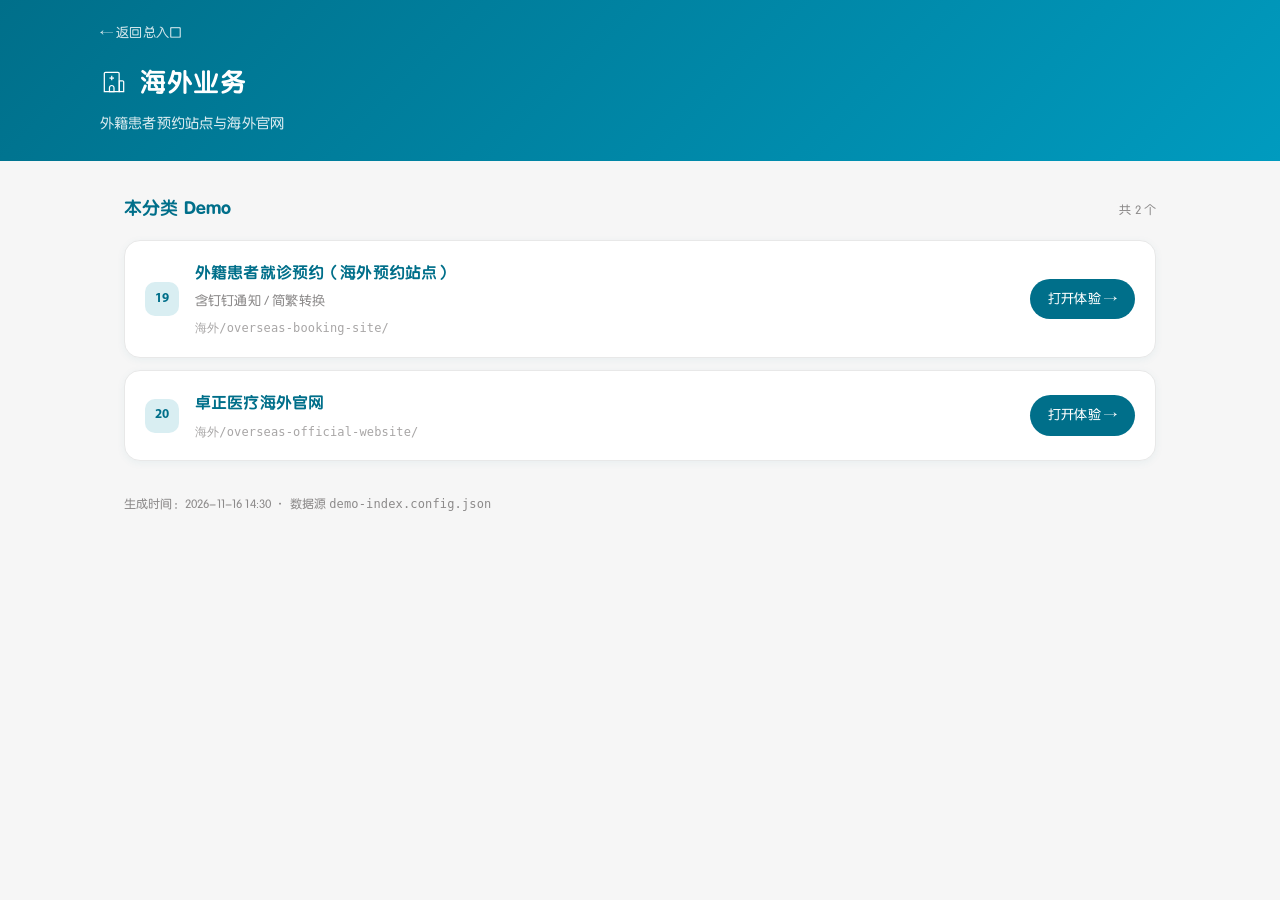
<file: overseas.html>
<!DOCTYPE html>
<html lang="zh-CN">
<head>
<meta charset="UTF-8" />
<meta name="viewport" content="width=device-width, initial-scale=1.0" />
<title>海外业务 · 卓正 Demo 导航</title>
<meta name="description" content="外籍患者预约站点与海外官网" />
<link rel="icon" href="assets/favicon.png" />
<link rel="stylesheet" href="assets/style.css" />
</head>
<body>
<header class="topbar">
  <div class="topbar__inner">
    <a class="topbar__back" href="index.html">← 返回总入口</a>
    <h1 class="topbar__title"><svg xmlns="http://www.w3.org/2000/svg" xmlns:xlink="http://www.w3.org/1999/xlink" fill="none" version="1.1" viewBox="0 0 102 102"><g><g><g><path d="M68.25,44.25L68.25,88.5L88.5,88.5L88.5,51Q88.5,48.20406,86.523,46.22703Q84.5459,44.25,81.75,44.25L68.25,44.25ZM72.75,84L84,84L84,51Q84,50.06802,83.341,49.40901Q82.682,48.75,81.75,48.75L72.75,48.75L72.75,84Z" fill-rule="evenodd" fill="currentColor" fill-opacity="1"/></g><g><path d="M13.5,20.25L13.5,88.5L72,88.5L72,20.25Q72,17.45405,70.023,15.477029Q68.0459,13.5,65.25,13.5L20.25,13.5Q17.45406,13.5,15.477029,15.477029Q13.5,17.45406,13.5,20.25ZM18,84L67.5,84L67.5,20.25Q67.5,18,65.25,18L20.25,18Q18,18,18,20.25L18,84Z" fill-rule="evenodd" fill="currentColor" fill-opacity="1"/></g><g><path d="M32.25,72L32.25,88.5L53.25,88.5L53.25,72C53.25,66.20101,48.549,61.5,42.75,61.5C36.95101,61.5,32.25,66.20101,32.25,72ZM48.75,84L36.75,84L36.75,72Q36.75,69.51472,38.50736,67.75736Q40.26472,66,42.75,66Q45.2353,66,46.992599999999996,67.75736Q48.75,69.51472,48.75,72L48.75,84Z" fill-rule="evenodd" fill="currentColor" fill-opacity="1"/></g><g><path d="M40.5,28.5L40.5,45L45,45L45,28.5L40.5,28.5Z" fill="currentColor" fill-opacity="1"/></g><g transform="matrix(0,1,-1,0,85.5,-16.5)"><path d="M51,34.5L51,51L55.5,51L55.5,34.5L51,34.5Z" fill="currentColor" fill-opacity="1"/></g></g></g></svg>海外业务</h1>
    <p class="topbar__desc">外籍患者预约站点与海外官网</p>
  </div>
</header>
<main class="wrap">
  <div class="section-head"><h2>本分类 Demo</h2><span>共 2 个</span></div>
  <div class="demo-list">
    <article class="demo">
      <span class="demo__no">19</span>
      <div class="demo__main">
        <h3 class="demo__name">外籍患者就诊预约（海外预约站点）</h3>
        <p class="demo__note">含钉钉通知 / 简繁转换</p>
        <p class="demo__path">海外/overseas-booking-site/</p>
      </div>
      <a class="demo__go" href="https://lipulin222.github.io/overseas-booking-site/" target="_blank" rel="noopener">打开体验 →</a>
    </article>
    <article class="demo">
      <span class="demo__no">20</span>
      <div class="demo__main">
        <h3 class="demo__name">卓正医疗海外官网</h3>
        <p class="demo__path">海外/overseas-official-website/</p>
      </div>
      <a class="demo__go" href="https://lipulin222.github.io/overseas-official-website/" target="_blank" rel="noopener">打开体验 →</a>
    </article>
  </div>
</main>
<footer class="footer">
  <div>生成时间：2026-11-16 14:30 · 数据源 <code>demo-index.config.json</code></div>
</footer>
</body>
</html>
</file>
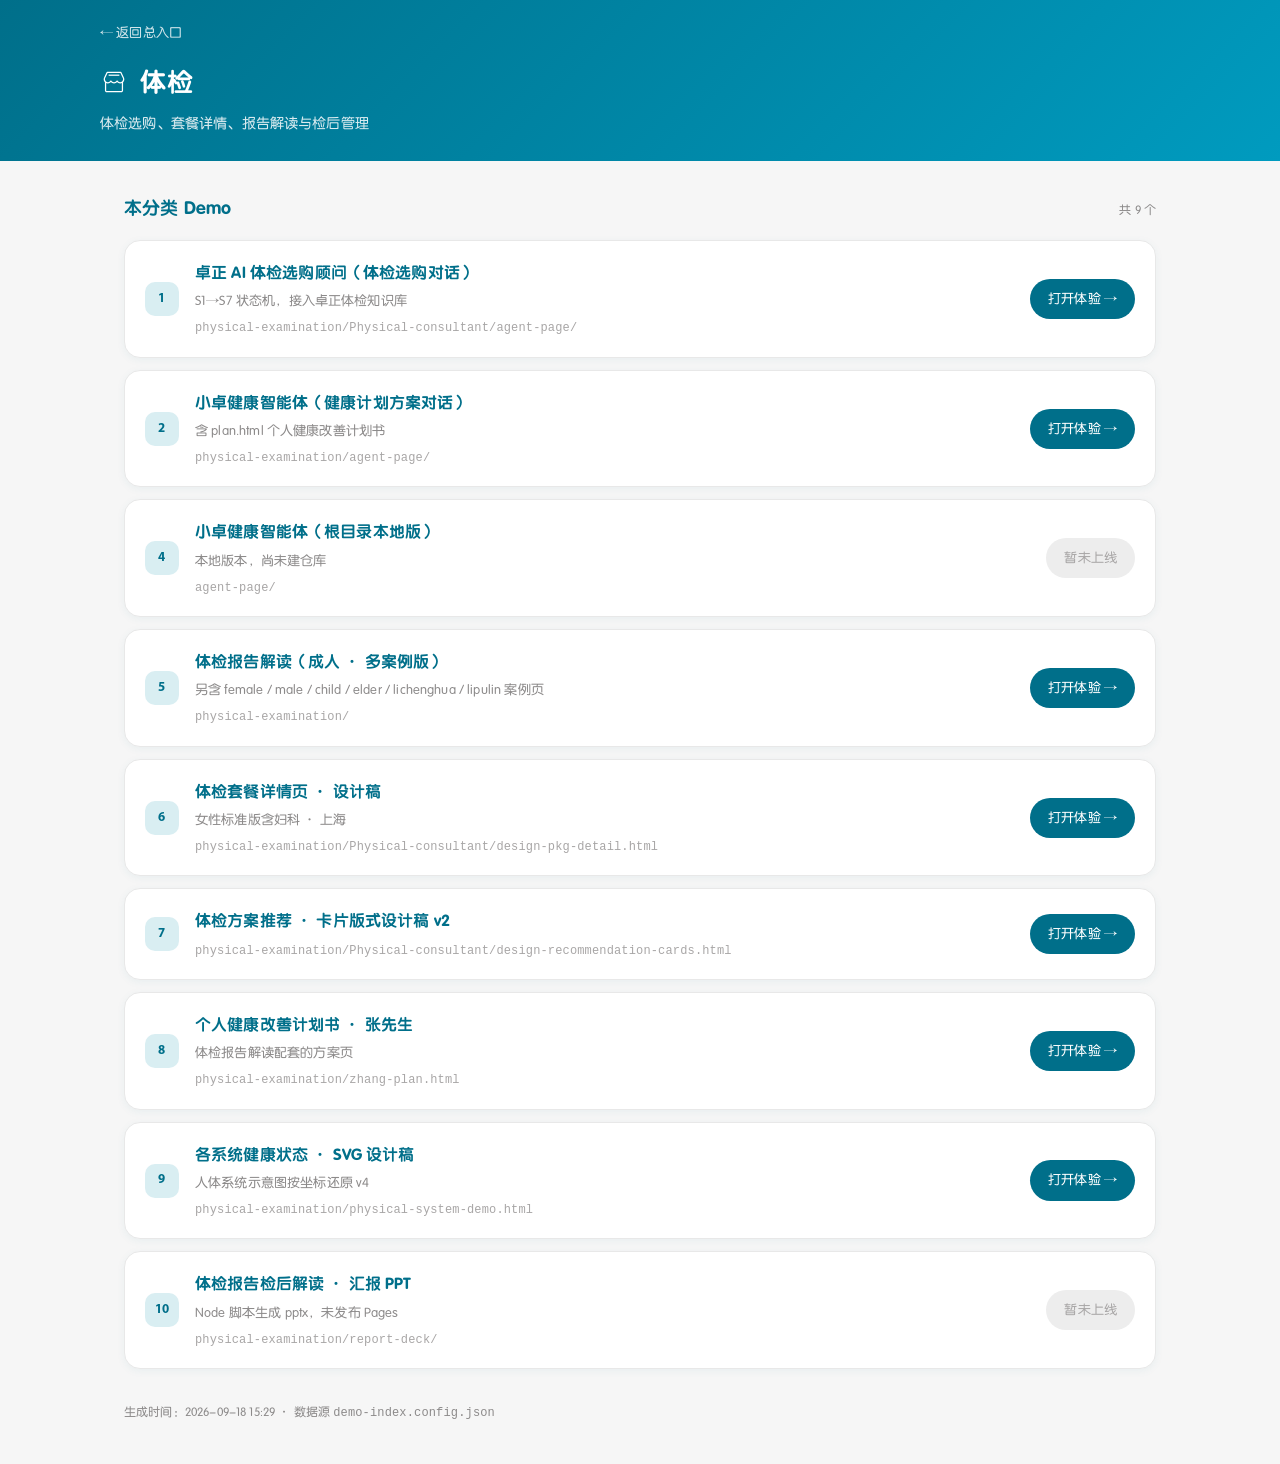
<file: physical.html>
<!DOCTYPE html>
<html lang="zh-CN">
<head>
<meta charset="UTF-8" />
<meta name="viewport" content="width=device-width, initial-scale=1.0" />
<title>体检 · 卓正 Demo 导航</title>
<meta name="description" content="体检选购、套餐详情、报告解读与检后管理" />
<link rel="icon" href="assets/favicon.png" />
<link rel="stylesheet" href="assets/style.css" />
</head>
<body>
<header class="topbar">
  <div class="topbar__inner">
    <a class="topbar__back" href="index.html">← 返回总入口</a>
    <h1 class="topbar__title"><svg xmlns="http://www.w3.org/2000/svg" xmlns:xlink="http://www.w3.org/1999/xlink" fill="none" version="1.1" viewBox="0 0 102 102"><g><g><g><path d="M84,81.75L84,51L79.5,51L79.5,81.75Q79.5,84,77.25,84L24.75,84Q22.5,84,22.5,81.75L22.5,51L18,51L18,81.75Q18,84.5459,19.97703,86.523Q21.95406,88.5,24.75,88.5L77.25,88.5Q80.0459,88.5,82.023,86.523Q84,84.5459,84,81.75Z" fill-rule="evenodd" fill="currentColor" fill-opacity="1"/></g><g><path d="M14.92379,34.8197Q14.57323,35.563500000000005,14.306549,36.3411Q14.039867,37.118700000000004,13.860274,37.9208Q13.680681,38.722899999999996,13.5903406,39.539699999999996Q13.5,40.3566,13.5,41.178399999999996Q13.5,41.545500000000004,13.5180681,41.912099999999995Q13.5361363,42.278800000000004,13.572229,42.6441Q13.608322,43.0094,13.662352,43.3725Q13.716382,43.735600000000005,13.78822,44.095600000000005Q13.860058,44.4557,13.94953,44.811800000000005Q14.039003,45.1678,14.145894,45.5191Q14.252785,45.8704,14.376838,46.216Q14.50089,46.5616,14.64181,46.9008Q14.78272,47.2399,14.94016,47.5718Q15.0976,47.9036,15.27118,48.2273Q15.44476,48.5511,15.63407,48.8659Q15.82338,49.1808,16.02795,49.486Q16.23253,49.7912,16.45188,50.0861Q16.67124,50.3809,16.90484,50.6647Q17.13844,50.9484,17.38573,51.2204Q17.63301,51.4924,17.89339,51.752Q18.15377,52.0115,18.42661,52.2581Q18.69945,52.5046,18.984090000000002,52.7375Q19.26874,52.9703,19.5645,53.189Q19.86027,53.4077,20.16644,53.6116Q20.47261,53.8155,20.78845,54.0043Q21.10429,54.193,21.42904,54.366Q21.753790000000002,54.5391,22.086660000000002,54.696Q22.419539999999998,54.853,22.75974,54.9934Q23.09993,55.1339,23.446640000000002,55.2576Q23.793300000000002,55.3813,24.145699999999998,55.4878Q24.4981,55.5944,24.8553,55.6836Q25.2125,55.7728,25.5736,55.8444Q25.9348,55.916,26.299,55.9699Q26.6633,56.0237,27.0297,56.0597Q27.3962,56.0957,27.764,56.1137Q28.1318,56.1317,28.5,56.1317Q29.0661,56.1317,29.6306,56.0892Q30.1952,56.0466,30.7549,55.9618Q31.3145,55.8769,31.8662,55.7503Q32.4179,55.6236,32.9585,55.4559Q33.498999999999995,55.2881,34.0253,55.0802Q34.5517,54.8724,35.0608,54.6255Q35.569900000000004,54.3787,36.0589,54.0943Q36.5479,53.8099,37.013999999999996,53.4895Q38.531099999999995,52.4468,39.75,51.0691Q40.9688,52.4468,42.486000000000004,53.4895Q42.9521,53.8099,43.4411,54.0943Q43.930099999999996,54.3787,44.4392,54.6255Q44.9483,54.8724,45.474599999999995,55.0802Q46.0009,55.2881,46.5415,55.4559Q47.082,55.6236,47.6337,55.7503Q48.1854,55.8769,48.7451,55.9618Q49.3048,56.0466,49.8693,56.0892Q50.4338,56.1317,51,56.1317Q51.5661,56.1317,52.1306,56.0892Q52.6951,56.0466,53.2548,55.9618Q53.8145,55.8769,54.3662,55.7503Q54.9179,55.6236,55.4585,55.4559Q55.999,55.2881,56.5253,55.0802Q57.0517,54.8724,57.5608,54.6255Q58.0699,54.3787,58.5589,54.0943Q59.0479,53.8099,59.514,53.4895Q61.0311,52.4468,62.25,51.0691Q63.4688,52.4468,64.98599999999999,53.4895Q65.4521,53.8099,65.9411,54.0943Q66.43010000000001,54.3787,66.9392,54.6255Q67.4483,54.8724,67.97460000000001,55.0802Q68.5009,55.2881,69.0415,55.4559Q69.582,55.6236,70.1337,55.7503Q70.6854,55.8769,71.24510000000001,55.9618Q71.8048,56.0466,72.36930000000001,56.0892Q72.93379999999999,56.1317,73.5,56.1317Q73.8682,56.1317,74.23599999999999,56.1137Q74.6038,56.0957,74.9702,56.0597Q75.33670000000001,56.0237,75.70089999999999,55.9699Q76.0652,55.916,76.4263,55.8444Q76.7875,55.7728,77.1447,55.6836Q77.5019,55.5944,77.8542,55.4878Q78.2066,55.3813,78.5533,55.2576Q78.9,55.1339,79.2402,54.9934Q79.5804,54.853,79.9133,54.696Q80.2462,54.5391,80.5709,54.366Q80.8957,54.193,81.2115,54.0043Q81.5273,53.8156,81.8335,53.6116Q82.1397,53.4077,82.4355,53.189Q82.7312,52.9703,83.0159,52.7375Q83.3005,52.5046,83.5733,52.2581Q83.8462,52.0116,84.1066,51.752Q84.3669,51.4924,84.6142,51.2204Q84.8615,50.9484,85.0951,50.6647Q85.3287,50.3809,85.5481,50.0861Q85.7674,49.7912,85.972,49.486Q86.1766,49.1808,86.3659,48.8659Q86.5552,48.5511,86.7288,48.2273Q86.9024,47.9036,87.0598,47.5718Q87.2172,47.2399,87.3581,46.9008Q87.4991,46.5616,87.6231,46.216Q87.7472,45.8704,87.8541,45.5191Q87.961,45.1678,88.0504,44.811800000000005Q88.1399,44.4557,88.2117,44.095600000000005Q88.2836,43.735600000000005,88.3376,43.3725Q88.3916,43.0094,88.4277,42.6441Q88.4638,42.278800000000004,88.4819,41.912099999999995Q88.5,41.545500000000004,88.5,41.178399999999996Q88.5,40.3408,88.4061,39.5084Q88.3123,38.676,88.1258,37.8592Q87.9393,37.042500000000004,87.6624,36.251599999999996Q87.3856,35.4608,87.0219,34.7057C87.0096,34.6768,86.9969,34.647999999999996,86.9837,34.6194L78.0539,15.24428C77.5639,14.181041,76.5001,13.5,75.32939999999999,13.5L26.6704,13.5C25.4998,13.5,24.4361,14.180899,23.945999999999998,15.243970000000001L14.97288,34.7072C14.95572,34.7444,14.93936,34.7819,14.92379,34.8197ZM19.07232,36.5634L19.04168,36.637699999999995L18.99435,36.7381Q18,38.847899999999996,18,41.178399999999996Q18,45.5042,21.07041,48.565Q24.1466,51.6317,28.5,51.6317Q33.244,51.6317,36.379599999999996,48.0874L39.75,44.2776L43.120400000000004,48.0874Q46.2559,51.6317,51,51.6317Q55.744,51.6317,58.8796,48.0874L62.25,44.2776L65.62039999999999,48.0874Q68.7559,51.6317,73.5,51.6317Q77.8533,51.6317,80.9296,48.565Q84,45.5042,84,41.178399999999996Q84,38.8016,82.9677,36.658500000000004L82.9203,36.560199999999995L82.887,36.4816L74.3691,18L27.6306,18L19.07232,36.5634Z" fill-rule="evenodd" fill="currentColor" fill-opacity="1"/></g><g transform="matrix(1,0,0,-1,0,57)"><path d="M31.5,33L70.5,33L70.5,28.5L31.5,28.5L31.5,33Z" fill="currentColor" fill-opacity="1"/></g></g></g></svg>体检</h1>
    <p class="topbar__desc">体检选购、套餐详情、报告解读与检后管理</p>
  </div>
</header>
<main class="wrap">
  <div class="section-head"><h2>本分类 Demo</h2><span>共 9 个</span></div>
  <div class="demo-list">
    <article class="demo">
      <span class="demo__no">1</span>
      <div class="demo__main">
        <h3 class="demo__name">卓正 AI 体检选购顾问（体检选购对话）</h3>
        <p class="demo__note">S1→S7 状态机，接入卓正体检知识库</p>
        <p class="demo__path">physical-examination/Physical-consultant/agent-page/</p>
      </div>
      <a class="demo__go" href="https://lipulin222.github.io/physical-examination/Physical-consultant/agent-page/index.html" target="_blank" rel="noopener">打开体验 →</a>
    </article>
    <article class="demo">
      <span class="demo__no">2</span>
      <div class="demo__main">
        <h3 class="demo__name">小卓健康智能体（健康计划方案对话）</h3>
        <p class="demo__note">含 plan.html 个人健康改善计划书</p>
        <p class="demo__path">physical-examination/agent-page/</p>
      </div>
      <a class="demo__go" href="https://lipulin222.github.io/physical-examination/agent-page/index.html" target="_blank" rel="noopener">打开体验 →</a>
    </article>
    <article class="demo">
      <span class="demo__no">4</span>
      <div class="demo__main">
        <h3 class="demo__name">小卓健康智能体（根目录本地版）</h3>
        <p class="demo__note">本地版本，尚未建仓库</p>
        <p class="demo__path">agent-page/</p>
      </div>
      <span class="demo__go demo__go--off">暂未上线</span>
    </article>
    <article class="demo">
      <span class="demo__no">5</span>
      <div class="demo__main">
        <h3 class="demo__name">体检报告解读（成人 · 多案例版）</h3>
        <p class="demo__note">另含 female / male / child / elder / lichenghua / lipulin 案例页</p>
        <p class="demo__path">physical-examination/</p>
      </div>
      <a class="demo__go" href="https://lipulin222.github.io/physical-examination/" target="_blank" rel="noopener">打开体验 →</a>
    </article>
    <article class="demo">
      <span class="demo__no">6</span>
      <div class="demo__main">
        <h3 class="demo__name">体检套餐详情页 · 设计稿</h3>
        <p class="demo__note">女性标准版含妇科 · 上海</p>
        <p class="demo__path">physical-examination/Physical-consultant/design-pkg-detail.html</p>
      </div>
      <a class="demo__go" href="https://lipulin222.github.io/physical-examination/Physical-consultant/design-pkg-detail.html" target="_blank" rel="noopener">打开体验 →</a>
    </article>
    <article class="demo">
      <span class="demo__no">7</span>
      <div class="demo__main">
        <h3 class="demo__name">体检方案推荐 · 卡片版式设计稿 v2</h3>
        <p class="demo__path">physical-examination/Physical-consultant/design-recommendation-cards.html</p>
      </div>
      <a class="demo__go" href="https://lipulin222.github.io/physical-examination/Physical-consultant/design-recommendation-cards.html" target="_blank" rel="noopener">打开体验 →</a>
    </article>
    <article class="demo">
      <span class="demo__no">8</span>
      <div class="demo__main">
        <h3 class="demo__name">个人健康改善计划书 · 张先生</h3>
        <p class="demo__note">体检报告解读配套的方案页</p>
        <p class="demo__path">physical-examination/zhang-plan.html</p>
      </div>
      <a class="demo__go" href="https://lipulin222.github.io/physical-examination/zhang-plan.html" target="_blank" rel="noopener">打开体验 →</a>
    </article>
    <article class="demo">
      <span class="demo__no">9</span>
      <div class="demo__main">
        <h3 class="demo__name">各系统健康状态 · SVG 设计稿</h3>
        <p class="demo__note">人体系统示意图按坐标还原 v4</p>
        <p class="demo__path">physical-examination/physical-system-demo.html</p>
      </div>
      <a class="demo__go" href="https://lipulin222.github.io/physical-examination/physical-system-demo.html" target="_blank" rel="noopener">打开体验 →</a>
    </article>
    <article class="demo">
      <span class="demo__no">10</span>
      <div class="demo__main">
        <h3 class="demo__name">体检报告检后解读 · 汇报 PPT</h3>
        <p class="demo__note">Node 脚本生成 pptx，未发布 Pages</p>
        <p class="demo__path">physical-examination/report-deck/</p>
      </div>
      <span class="demo__go demo__go--off">暂未上线</span>
    </article>
  </div>
</main>
<footer class="footer">
  <div>生成时间：2026-09-18 15:29 · 数据源 <code>demo-index.config.json</code></div>
</footer>
</body>
</html>
</file>
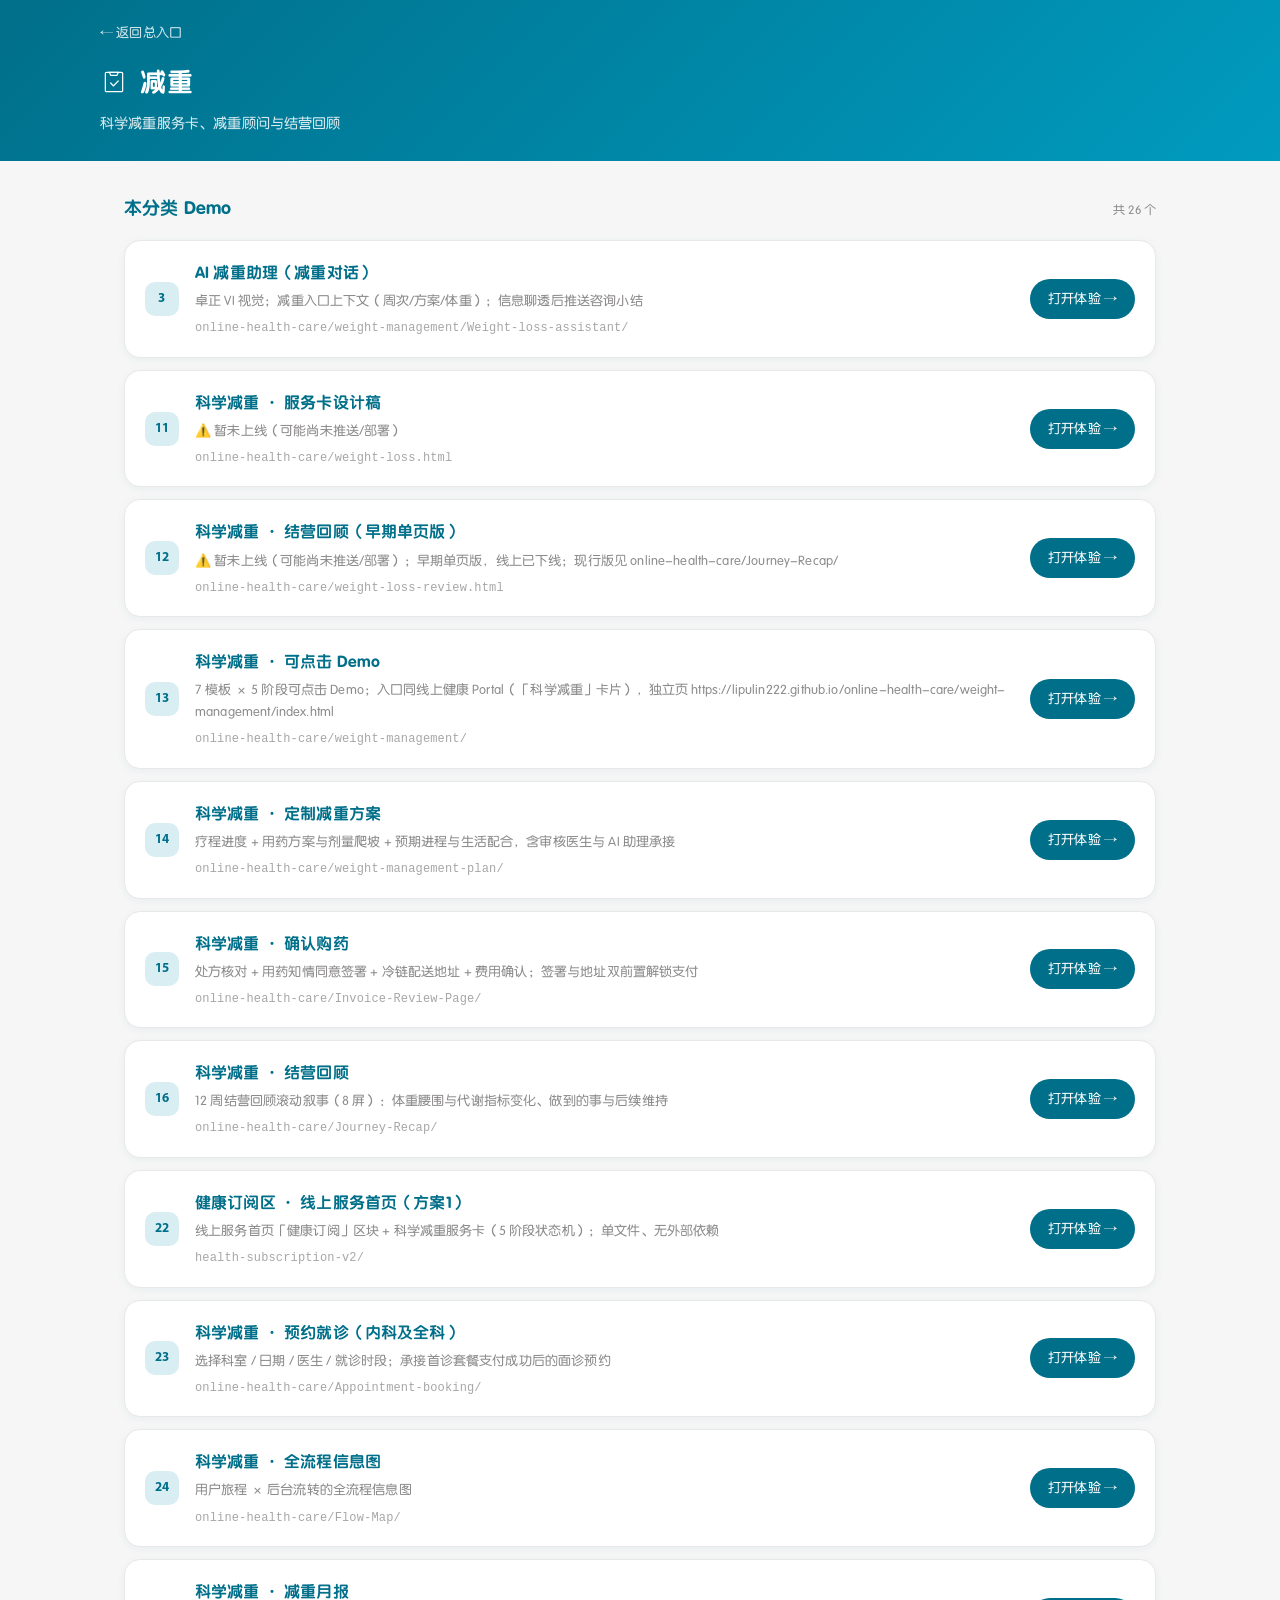
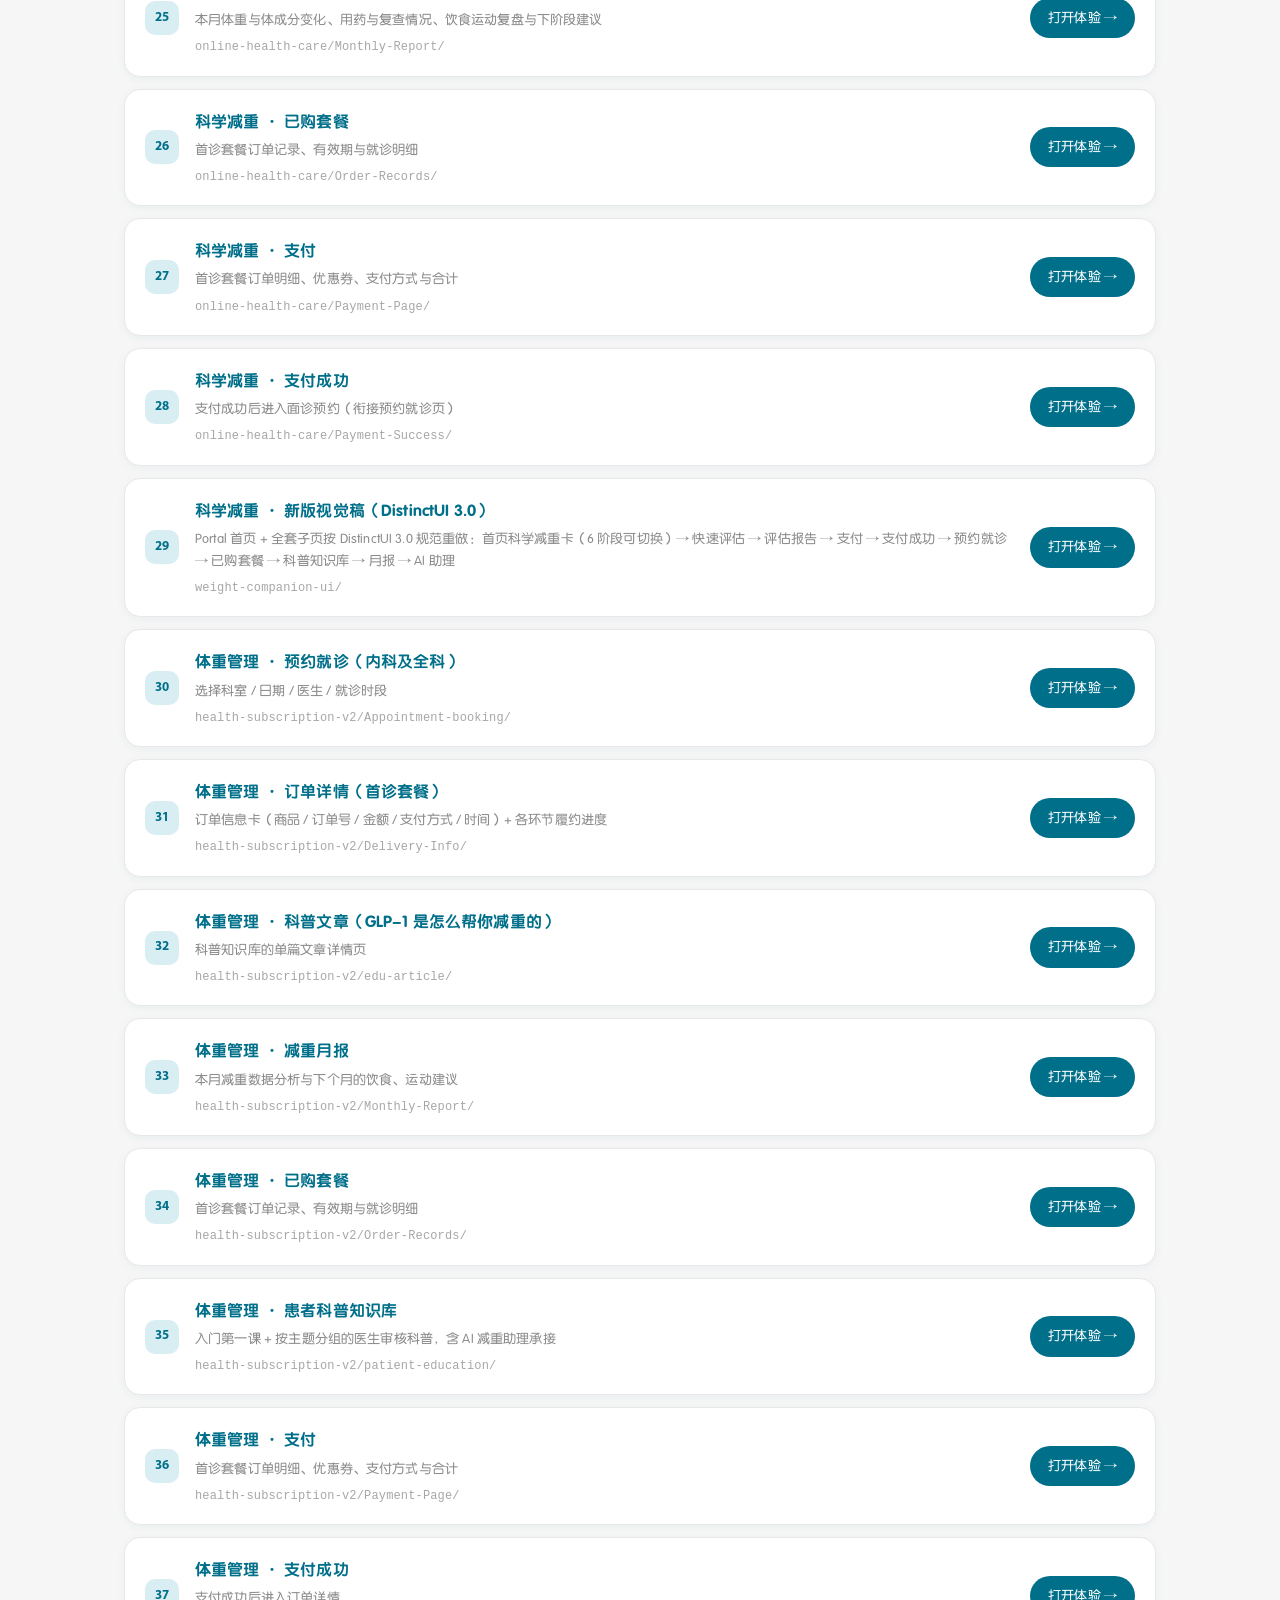
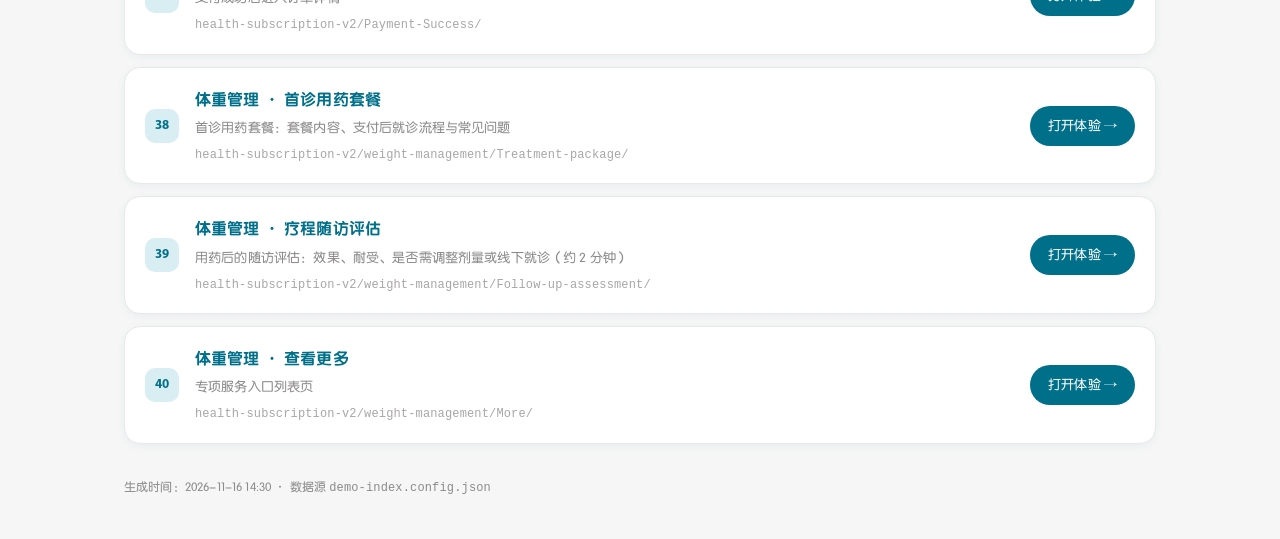
<file: weight.html>
<!DOCTYPE html>
<html lang="zh-CN">
<head>
<meta charset="UTF-8" />
<meta name="viewport" content="width=device-width, initial-scale=1.0" />
<title>减重 · 卓正 Demo 导航</title>
<meta name="description" content="科学减重服务卡、减重顾问与结营回顾" />
<link rel="icon" href="assets/favicon.png" />
<link rel="stylesheet" href="assets/style.css" />
</head>
<body>
<header class="topbar">
  <div class="topbar__inner">
    <a class="topbar__back" href="index.html">← 返回总入口</a>
    <h1 class="topbar__title"><svg xmlns="http://www.w3.org/2000/svg" xmlns:xlink="http://www.w3.org/1999/xlink" fill="none" version="1.1" viewBox="0 0 102 102"><g><g><g><path d="M17.25,20.25L17.25,81.75Q17.25,84.5459,19.22703,86.523Q21.20406,88.5,24,88.5L78,88.5Q80.7959,88.5,82.773,86.523Q84.75,84.5459,84.75,81.75L84.75,20.25Q84.75,17.45406,82.773,15.47703Q80.7959,13.5,78,13.5L24,13.5Q21.20406,13.5,19.227029,15.477029Q17.25,17.45406,17.25,20.25ZM24,84Q21.75,84,21.75,81.75L21.75,20.25Q21.75,18,24,18L78,18Q80.25,18,80.25,20.25L80.25,81.75Q80.25,84,78,84L24,84Z" fill-rule="evenodd" fill="currentColor" fill-opacity="1"/></g><g transform="matrix(0.7071067690849304,0.7071068286895752,-0.7071068286895752,0.7071067690849304,43.00004514266038,-28.811288440832868)"><path d="M68.0823203125,35.24999L68.0823203125,37.5L68.0823203125,59.685199999999995L56.2783203125,59.685199999999995L54.0283103125,59.685199999999995L54.0283103125,64.1852L56.2783203125,64.1852L72.5823203125,64.1852L72.5823203125,37.5L72.5823203125,35.24999L68.0823203125,35.24999Z" fill-rule="evenodd" fill="currentColor" fill-opacity="1"/></g><g><path d="M36.5025059765625,14.906423L40.2441159765625,24.15814Q40.433715976562496,24.62695,40.9394059765625,24.62695L60.227125976562505,24.62695Q60.732825976562495,24.62695,60.9224259765625,24.15815L64.6640259765625,14.906423L66.74992597656251,15.75L66.74992597656251,18L34.4166259765625,18L34.4166259765625,15.75L36.5025059765625,14.906423ZM31.0796359765625,13.5L70.0869259765625,13.5L65.0942259765625,25.8453Q64.4926259765625,27.3328,63.1621259765625,28.2299Q61.831725976562495,29.127000000000002,60.227125976562505,29.127000000000002L40.9394059765625,29.127000000000002Q39.3348159765625,29.127000000000002,38.0043859765625,28.2299Q36.6739659765625,27.3328,36.0723659765625,25.8453L32.3307459765625,16.593577L31.0796359765625,13.5Z" fill="currentColor" fill-opacity="1"/></g></g></g></svg>减重</h1>
    <p class="topbar__desc">科学减重服务卡、减重顾问与结营回顾</p>
  </div>
</header>
<main class="wrap">
  <div class="section-head"><h2>本分类 Demo</h2><span>共 26 个</span></div>
  <div class="demo-list">
    <article class="demo">
      <span class="demo__no">3</span>
      <div class="demo__main">
        <h3 class="demo__name">AI 减重助理（减重对话）</h3>
        <p class="demo__note">卓正 VI 视觉；减重入口上下文（周次/方案/体重）；信息聊透后推送咨询小结</p>
        <p class="demo__path">online-health-care/weight-management/Weight-loss-assistant/</p>
      </div>
      <a class="demo__go" href="https://lipulin222.github.io/online-health-care/weight-management/Weight-loss-assistant/index.html" target="_blank" rel="noopener">打开体验 →</a>
    </article>
    <article class="demo">
      <span class="demo__no">11</span>
      <div class="demo__main">
        <h3 class="demo__name">科学减重 · 服务卡设计稿</h3>
        <p class="demo__note">⚠️ 暂未上线（可能尚未推送/部署）</p>
        <p class="demo__path">online-health-care/weight-loss.html</p>
      </div>
      <a class="demo__go" href="https://lipulin222.github.io/online-health-care/weight-loss.html" target="_blank" rel="noopener">打开体验 →</a>
    </article>
    <article class="demo">
      <span class="demo__no">12</span>
      <div class="demo__main">
        <h3 class="demo__name">科学减重 · 结营回顾（早期单页版）</h3>
        <p class="demo__note">⚠️ 暂未上线（可能尚未推送/部署）；早期单页版，线上已下线；现行版见 online-health-care/Journey-Recap/</p>
        <p class="demo__path">online-health-care/weight-loss-review.html</p>
      </div>
      <a class="demo__go" href="https://lipulin222.github.io/online-health-care/weight-loss-review.html" target="_blank" rel="noopener">打开体验 →</a>
    </article>
    <article class="demo">
      <span class="demo__no">13</span>
      <div class="demo__main">
        <h3 class="demo__name">科学减重 · 可点击 Demo</h3>
        <p class="demo__note">7 模板 × 5 阶段可点击 Demo；入口同线上健康 Portal（「科学减重」卡片），独立页 https://lipulin222.github.io/online-health-care/weight-management/index.html</p>
        <p class="demo__path">online-health-care/weight-management/</p>
      </div>
      <a class="demo__go" href="https://lipulin222.github.io/online-health-care/online-service.html" target="_blank" rel="noopener">打开体验 →</a>
    </article>
    <article class="demo">
      <span class="demo__no">14</span>
      <div class="demo__main">
        <h3 class="demo__name">科学减重 · 定制减重方案</h3>
        <p class="demo__note">疗程进度 + 用药方案与剂量爬坡 + 预期进程与生活配合，含审核医生与 AI 助理承接</p>
        <p class="demo__path">online-health-care/weight-management-plan/</p>
      </div>
      <a class="demo__go" href="https://lipulin222.github.io/online-health-care/weight-management-plan/index.html" target="_blank" rel="noopener">打开体验 →</a>
    </article>
    <article class="demo">
      <span class="demo__no">15</span>
      <div class="demo__main">
        <h3 class="demo__name">科学减重 · 确认购药</h3>
        <p class="demo__note">处方核对 + 用药知情同意签署 + 冷链配送地址 + 费用确认；签署与地址双前置解锁支付</p>
        <p class="demo__path">online-health-care/Invoice-Review-Page/</p>
      </div>
      <a class="demo__go" href="https://lipulin222.github.io/online-health-care/Invoice-Review-Page/index.html" target="_blank" rel="noopener">打开体验 →</a>
    </article>
    <article class="demo">
      <span class="demo__no">16</span>
      <div class="demo__main">
        <h3 class="demo__name">科学减重 · 结营回顾</h3>
        <p class="demo__note">12 周结营回顾滚动叙事（8 屏）：体重腰围与代谢指标变化、做到的事与后续维持</p>
        <p class="demo__path">online-health-care/Journey-Recap/</p>
      </div>
      <a class="demo__go" href="https://lipulin222.github.io/online-health-care/Journey-Recap/index.html" target="_blank" rel="noopener">打开体验 →</a>
    </article>
    <article class="demo">
      <span class="demo__no">22</span>
      <div class="demo__main">
        <h3 class="demo__name">健康订阅区 · 线上服务首页（方案1）</h3>
        <p class="demo__note">线上服务首页「健康订阅」区块 + 科学减重服务卡（5 阶段状态机）；单文件、无外部依赖</p>
        <p class="demo__path">health-subscription-v2/</p>
      </div>
      <a class="demo__go" href="https://lipulin222.github.io/health-subscription-demo/" target="_blank" rel="noopener">打开体验 →</a>
    </article>
    <article class="demo">
      <span class="demo__no">23</span>
      <div class="demo__main">
        <h3 class="demo__name">科学减重 · 预约就诊（内科及全科）</h3>
        <p class="demo__note">选择科室 / 日期 / 医生 / 就诊时段；承接首诊套餐支付成功后的面诊预约</p>
        <p class="demo__path">online-health-care/Appointment-booking/</p>
      </div>
      <a class="demo__go" href="https://lipulin222.github.io/online-health-care/Appointment-booking/index.html" target="_blank" rel="noopener">打开体验 →</a>
    </article>
    <article class="demo">
      <span class="demo__no">24</span>
      <div class="demo__main">
        <h3 class="demo__name">科学减重 · 全流程信息图</h3>
        <p class="demo__note">用户旅程 × 后台流转的全流程信息图</p>
        <p class="demo__path">online-health-care/Flow-Map/</p>
      </div>
      <a class="demo__go" href="https://lipulin222.github.io/online-health-care/Flow-Map/index.html" target="_blank" rel="noopener">打开体验 →</a>
    </article>
    <article class="demo">
      <span class="demo__no">25</span>
      <div class="demo__main">
        <h3 class="demo__name">科学减重 · 减重月报</h3>
        <p class="demo__note">本月体重与体成分变化、用药与复查情况、饮食运动复盘与下阶段建议</p>
        <p class="demo__path">online-health-care/Monthly-Report/</p>
      </div>
      <a class="demo__go" href="https://lipulin222.github.io/online-health-care/Monthly-Report/index.html" target="_blank" rel="noopener">打开体验 →</a>
    </article>
    <article class="demo">
      <span class="demo__no">26</span>
      <div class="demo__main">
        <h3 class="demo__name">科学减重 · 已购套餐</h3>
        <p class="demo__note">首诊套餐订单记录、有效期与就诊明细</p>
        <p class="demo__path">online-health-care/Order-Records/</p>
      </div>
      <a class="demo__go" href="https://lipulin222.github.io/online-health-care/Order-Records/index.html" target="_blank" rel="noopener">打开体验 →</a>
    </article>
    <article class="demo">
      <span class="demo__no">27</span>
      <div class="demo__main">
        <h3 class="demo__name">科学减重 · 支付</h3>
        <p class="demo__note">首诊套餐订单明细、优惠券、支付方式与合计</p>
        <p class="demo__path">online-health-care/Payment-Page/</p>
      </div>
      <a class="demo__go" href="https://lipulin222.github.io/online-health-care/Payment-Page/index.html" target="_blank" rel="noopener">打开体验 →</a>
    </article>
    <article class="demo">
      <span class="demo__no">28</span>
      <div class="demo__main">
        <h3 class="demo__name">科学减重 · 支付成功</h3>
        <p class="demo__note">支付成功后进入面诊预约（衔接预约就诊页）</p>
        <p class="demo__path">online-health-care/Payment-Success/</p>
      </div>
      <a class="demo__go" href="https://lipulin222.github.io/online-health-care/Payment-Success/index.html" target="_blank" rel="noopener">打开体验 →</a>
    </article>
    <article class="demo">
      <span class="demo__no">29</span>
      <div class="demo__main">
        <h3 class="demo__name">科学减重 · 新版视觉稿（DistinctUI 3.0）</h3>
        <p class="demo__note">Portal 首页 + 全套子页按 DistinctUI 3.0 规范重做：首页科学减重卡（6 阶段可切换）→ 快速评估 → 评估报告 → 支付 → 支付成功 → 预约就诊 → 已购套餐 → 科普知识库 → 月报 → AI 助理</p>
        <p class="demo__path">weight-companion-ui/</p>
      </div>
      <a class="demo__go" href="https://lipulin222.github.io/online-health-care/weight-companion-ui/online-service.html?state=new" target="_blank" rel="noopener">打开体验 →</a>
    </article>
    <article class="demo">
      <span class="demo__no">30</span>
      <div class="demo__main">
        <h3 class="demo__name">体重管理 · 预约就诊（内科及全科）</h3>
        <p class="demo__note">选择科室 / 日期 / 医生 / 就诊时段</p>
        <p class="demo__path">health-subscription-v2/Appointment-booking/</p>
      </div>
      <a class="demo__go" href="https://lipulin222.github.io/health-subscription-demo/Appointment-booking/index.html" target="_blank" rel="noopener">打开体验 →</a>
    </article>
    <article class="demo">
      <span class="demo__no">31</span>
      <div class="demo__main">
        <h3 class="demo__name">体重管理 · 订单详情（首诊套餐）</h3>
        <p class="demo__note">订单信息卡（商品 / 订单号 / 金额 / 支付方式 / 时间）+ 各环节履约进度</p>
        <p class="demo__path">health-subscription-v2/Delivery-Info/</p>
      </div>
      <a class="demo__go" href="https://lipulin222.github.io/health-subscription-demo/Delivery-Info/index.html" target="_blank" rel="noopener">打开体验 →</a>
    </article>
    <article class="demo">
      <span class="demo__no">32</span>
      <div class="demo__main">
        <h3 class="demo__name">体重管理 · 科普文章（GLP-1 是怎么帮你减重的）</h3>
        <p class="demo__note">科普知识库的单篇文章详情页</p>
        <p class="demo__path">health-subscription-v2/edu-article/</p>
      </div>
      <a class="demo__go" href="https://lipulin222.github.io/health-subscription-demo/edu-article/index.html" target="_blank" rel="noopener">打开体验 →</a>
    </article>
    <article class="demo">
      <span class="demo__no">33</span>
      <div class="demo__main">
        <h3 class="demo__name">体重管理 · 减重月报</h3>
        <p class="demo__note">本月减重数据分析与下个月的饮食、运动建议</p>
        <p class="demo__path">health-subscription-v2/Monthly-Report/</p>
      </div>
      <a class="demo__go" href="https://lipulin222.github.io/health-subscription-demo/Monthly-Report/index.html" target="_blank" rel="noopener">打开体验 →</a>
    </article>
    <article class="demo">
      <span class="demo__no">34</span>
      <div class="demo__main">
        <h3 class="demo__name">体重管理 · 已购套餐</h3>
        <p class="demo__note">首诊套餐订单记录、有效期与就诊明细</p>
        <p class="demo__path">health-subscription-v2/Order-Records/</p>
      </div>
      <a class="demo__go" href="https://lipulin222.github.io/health-subscription-demo/Order-Records/index.html" target="_blank" rel="noopener">打开体验 →</a>
    </article>
    <article class="demo">
      <span class="demo__no">35</span>
      <div class="demo__main">
        <h3 class="demo__name">体重管理 · 患者科普知识库</h3>
        <p class="demo__note">入门第一课 + 按主题分组的医生审核科普，含 AI 减重助理承接</p>
        <p class="demo__path">health-subscription-v2/patient-education/</p>
      </div>
      <a class="demo__go" href="https://lipulin222.github.io/health-subscription-demo/patient-education/index.html" target="_blank" rel="noopener">打开体验 →</a>
    </article>
    <article class="demo">
      <span class="demo__no">36</span>
      <div class="demo__main">
        <h3 class="demo__name">体重管理 · 支付</h3>
        <p class="demo__note">首诊套餐订单明细、优惠券、支付方式与合计</p>
        <p class="demo__path">health-subscription-v2/Payment-Page/</p>
      </div>
      <a class="demo__go" href="https://lipulin222.github.io/health-subscription-demo/Payment-Page/index.html" target="_blank" rel="noopener">打开体验 →</a>
    </article>
    <article class="demo">
      <span class="demo__no">37</span>
      <div class="demo__main">
        <h3 class="demo__name">体重管理 · 支付成功</h3>
        <p class="demo__note">支付成功后进入订单详情</p>
        <p class="demo__path">health-subscription-v2/Payment-Success/</p>
      </div>
      <a class="demo__go" href="https://lipulin222.github.io/health-subscription-demo/Payment-Success/index.html" target="_blank" rel="noopener">打开体验 →</a>
    </article>
    <article class="demo">
      <span class="demo__no">38</span>
      <div class="demo__main">
        <h3 class="demo__name">体重管理 · 首诊用药套餐</h3>
        <p class="demo__note">首诊用药套餐：套餐内容、支付后就诊流程与常见问题</p>
        <p class="demo__path">health-subscription-v2/weight-management/Treatment-package/</p>
      </div>
      <a class="demo__go" href="https://lipulin222.github.io/health-subscription-demo/weight-management/Treatment-package/index.html" target="_blank" rel="noopener">打开体验 →</a>
    </article>
    <article class="demo">
      <span class="demo__no">39</span>
      <div class="demo__main">
        <h3 class="demo__name">体重管理 · 疗程随访评估</h3>
        <p class="demo__note">用药后的随访评估：效果、耐受、是否需调整剂量或线下就诊（约 2 分钟）</p>
        <p class="demo__path">health-subscription-v2/weight-management/Follow-up-assessment/</p>
      </div>
      <a class="demo__go" href="https://lipulin222.github.io/health-subscription-demo/weight-management/Follow-up-assessment/index.html" target="_blank" rel="noopener">打开体验 →</a>
    </article>
    <article class="demo">
      <span class="demo__no">40</span>
      <div class="demo__main">
        <h3 class="demo__name">体重管理 · 查看更多</h3>
        <p class="demo__note">专项服务入口列表页</p>
        <p class="demo__path">health-subscription-v2/weight-management/More/</p>
      </div>
      <a class="demo__go" href="https://lipulin222.github.io/health-subscription-demo/weight-management/More/index.html" target="_blank" rel="noopener">打开体验 →</a>
    </article>
  </div>
</main>
<footer class="footer">
  <div>生成时间：2026-11-16 14:30 · 数据源 <code>demo-index.config.json</code></div>
</footer>
</body>
</html>
</file>
<file: assets/style.css>
/* ==========================================================================
   卓正 Demo 导航 · 品牌样式（遵循 zhuozheng-design VI）
   ========================================================================== */

@font-face {
  font-family: "ZZ-CuYuan";
  src: url("fonts/zz-cuyuan.woff2") format("woff2"),
       url("fonts/zz-cuyuan.woff") format("woff");
  font-display: swap;
}
@font-face {
  font-family: "ZZ-ZhunYuan";
  src: url("fonts/zz-zhunyuan.ttf") format("truetype");
  font-display: swap;
}
@font-face {
  font-family: "ZZ-Myriad";
  src: url("fonts/myriad-regular.otf") format("opentype");
  font-weight: 400;
  font-display: swap;
}
@font-face {
  font-family: "ZZ-Myriad";
  src: url("fonts/myriad-bold.otf") format("opentype");
  font-weight: 700;
  font-display: swap;
}

:root {
  --zz-blue-1: #006F8A;
  --zz-blue-2: #00809E;
  --zz-blue-3: #009BBF;
  --zz-cyan: #00BED6;
  --zz-blue-light: #67C6DF;
  --zz-pale: #D9EEF2;
  --zz-bg: #F6F6F6;
  --zz-white: #FFFFFF;
  --zz-text: #595757;
  --zz-text-light: #8C8A8A;
  --zz-line: #E8E8E8;
  --zz-accent-yellow: #FFEE6F;
  --zz-accent-orange: #F18E1D;

  --zz-font-title: "ZZ-CuYuan", "ZZ-ZhunYuan", "PingFang SC", "Microsoft YaHei", sans-serif;
  --zz-font-body: "ZZ-ZhunYuan", "PingFang SC", "Microsoft YaHei", sans-serif;
  --zz-font-en: "ZZ-Myriad", "Helvetica Neue", Arial, sans-serif;

  --zz-radius: 16px;
  --zz-shadow: 0 2px 8px rgba(0, 111, 138, 0.06);
  --zz-shadow-hover: 0 10px 28px rgba(0, 111, 138, 0.16);
  --zz-maxw: 1080px;
}

* { box-sizing: border-box; }

html { -webkit-text-size-adjust: 100%; }

body {
  margin: 0;
  background: var(--zz-bg);
  color: var(--zz-text);
  font-family: var(--zz-font-body);
  font-size: 15px;
  line-height: 1.7;
  letter-spacing: 0.01em;
}

a { color: inherit; text-decoration: none; }

/* ---------- 顶部品牌区 ---------- */

.hero {
  position: relative;
  overflow: hidden;
  padding: 44px 24px 52px;
  background: linear-gradient(135deg, var(--zz-blue-1) 0%, var(--zz-blue-2) 55%, var(--zz-blue-3) 100%);
  color: var(--zz-white);
}

.hero::after {
  content: "";
  position: absolute;
  inset: 0;
  background-image: url("ling-pattern.png");
  background-repeat: repeat;
  background-size: 132px auto;
  opacity: 0.10;
  pointer-events: none;
}

.hero__inner {
  position: relative;
  z-index: 1;
  max-width: var(--zz-maxw);
  margin: 0 auto;
}

.hero__brand {
  display: flex;
  align-items: center;
  gap: 14px;
}

.hero__logo { height: 34px; width: auto; display: block; }

.hero__eyebrow {
  font-family: var(--zz-font-en);
  font-size: 12px;
  letter-spacing: 0.18em;
  text-transform: uppercase;
  color: rgba(255, 255, 255, 0.72);
}

.hero__title {
  margin: 22px 0 0;
  font-family: var(--zz-font-title);
  font-size: 32px;
  line-height: 1.35;
  font-weight: 400;
  letter-spacing: 0.02em;
}

.hero__sub {
  margin: 10px 0 0;
  font-size: 15px;
  color: rgba(255, 255, 255, 0.85);
}

.hero__stats {
  display: flex;
  flex-wrap: wrap;
  gap: 28px;
  margin-top: 28px;
}

.hero__stat b {
  display: block;
  font-family: var(--zz-font-en);
  font-size: 26px;
  font-weight: 700;
  line-height: 1.2;
}

.hero__stat span {
  font-size: 12px;
  color: rgba(255, 255, 255, 0.72);
}

/* ---------- 顶部紧凑头（分类页） ---------- */

.topbar {
  padding: 20px 24px 26px;
  background: linear-gradient(135deg, var(--zz-blue-1) 0%, var(--zz-blue-3) 100%);
  color: var(--zz-white);
}

.topbar__inner {
  max-width: var(--zz-maxw);
  margin: 0 auto;
}

.topbar__back {
  display: inline-flex;
  align-items: center;
  gap: 6px;
  font-size: 13px;
  color: rgba(255, 255, 255, 0.82);
  transition: color 0.18s ease;
}

.topbar__back:hover { color: var(--zz-white); }

.topbar__title {
  display: flex;
  align-items: center;
  gap: 12px;
  margin: 14px 0 0;
  font-family: var(--zz-font-title);
  font-size: 26px;
  font-weight: 400;
  letter-spacing: 0.02em;
}

.topbar__title svg { width: 28px; height: 28px; flex: none; }

.topbar__desc {
  margin: 8px 0 0;
  font-size: 14px;
  color: rgba(255, 255, 255, 0.85);
}

/* ---------- 主体 ---------- */

.wrap {
  max-width: var(--zz-maxw);
  margin: 0 auto;
  padding: 28px 24px 8px;
}

.section-head {
  display: flex;
  align-items: baseline;
  justify-content: space-between;
  gap: 12px;
  margin: 4px 0 16px;
}

.section-head h2 {
  margin: 0;
  font-family: var(--zz-font-title);
  font-size: 18px;
  font-weight: 400;
  color: var(--zz-blue-1);
}

.section-head span {
  font-size: 12px;
  color: var(--zz-text-light);
}

/* ---------- 分类卡片（总入口） ---------- */

.cards {
  display: grid;
  grid-template-columns: repeat(auto-fill, minmax(280px, 1fr));
  gap: 16px;
}

.card {
  position: relative;
  display: flex;
  gap: 16px;
  padding: 20px;
  background: var(--zz-white);
  border: 1px solid var(--zz-line);
  border-radius: var(--zz-radius);
  box-shadow: var(--zz-shadow);
  transition: transform 0.2s ease, box-shadow 0.2s ease, border-color 0.2s ease;
}

.card::before {
  content: "";
  position: absolute;
  left: 0;
  top: 20px;
  bottom: 20px;
  width: 3px;
  border-radius: 0 3px 3px 0;
  background: var(--zz-blue-3);
  opacity: 0;
  transition: opacity 0.2s ease;
}

.card:hover {
  transform: translateY(-3px);
  box-shadow: var(--zz-shadow-hover);
  border-color: var(--zz-pale);
}

.card:hover::before { opacity: 1; }

.card__ico {
  flex: none;
  width: 52px;
  height: 52px;
  display: grid;
  place-items: center;
  border-radius: 14px;
  background: var(--zz-pale);
  color: var(--zz-blue-1);
}

.card__ico svg { width: 26px; height: 26px; }

.card__body { min-width: 0; }

.card__title {
  display: flex;
  align-items: center;
  gap: 8px;
  margin: 0 0 4px;
  font-family: var(--zz-font-title);
  font-size: 17px;
  font-weight: 400;
  color: var(--zz-blue-1);
}

.card__desc {
  margin: 0;
  font-size: 13px;
  line-height: 1.65;
  color: var(--zz-text-light);
}

.card__meta {
  display: flex;
  align-items: center;
  gap: 8px;
  margin-top: 10px;
  font-size: 12px;
  color: var(--zz-text-light);
}

.badge {
  display: inline-block;
  padding: 1px 8px;
  border-radius: 999px;
  background: var(--zz-pale);
  color: var(--zz-blue-1);
  font-family: var(--zz-font-en);
  font-size: 11px;
  font-weight: 700;
  line-height: 18px;
}

.badge--warn {
  background: #FDF1E3;
  color: var(--zz-accent-orange);
}

/* ---------- Demo 行卡片（分类页） ---------- */

.demo-list {
  display: flex;
  flex-direction: column;
  gap: 12px;
}

.demo {
  display: flex;
  align-items: center;
  gap: 16px;
  padding: 18px 20px;
  background: var(--zz-white);
  border: 1px solid var(--zz-line);
  border-radius: var(--zz-radius);
  box-shadow: var(--zz-shadow);
  transition: transform 0.18s ease, box-shadow 0.18s ease, border-color 0.18s ease;
}

.demo:hover {
  transform: translateY(-2px);
  box-shadow: var(--zz-shadow-hover);
  border-color: var(--zz-pale);
}

.demo__no {
  flex: none;
  width: 34px;
  height: 34px;
  display: grid;
  place-items: center;
  border-radius: 10px;
  background: var(--zz-pale);
  color: var(--zz-blue-1);
  font-family: var(--zz-font-en);
  font-size: 13px;
  font-weight: 700;
}

.demo__main { flex: 1 1 auto; min-width: 0; }

.demo__name {
  margin: 0;
  font-family: var(--zz-font-title);
  font-size: 16px;
  font-weight: 400;
  color: var(--zz-blue-1);
}

.demo__note {
  margin: 4px 0 0;
  font-size: 13px;
  color: var(--zz-text-light);
}

.demo__path {
  margin: 6px 0 0;
  font-family: Consolas, "SFMono-Regular", Menlo, monospace;
  font-size: 12px;
  color: #A8A6A6;
  word-break: break-all;
}

.demo__go {
  flex: none;
  display: inline-flex;
  align-items: center;
  gap: 6px;
  padding: 9px 18px;
  border-radius: 999px;
  background: var(--zz-blue-1);
  color: var(--zz-white);
  font-size: 13px;
  white-space: nowrap;
  transition: background 0.18s ease;
}

.demo__go:hover { background: var(--zz-blue-3); }

.demo__go--off {
  background: #EDEDED;
  color: #A8A6A6;
  cursor: not-allowed;
}

.demo__go--off:hover { background: #EDEDED; }

/* ---------- 底部 ---------- */

.footer {
  max-width: var(--zz-maxw);
  margin: 0 auto;
  padding: 24px 24px 40px;
  font-size: 12px;
  color: var(--zz-text-light);
  line-height: 1.9;
}

.footer a { color: var(--zz-blue-2); }

/* ---------- 空状态 / 提示 ---------- */

.empty {
  padding: 40px 20px;
  text-align: center;
  color: var(--zz-text-light);
  font-size: 14px;
  background: var(--zz-white);
  border: 1px dashed var(--zz-line);
  border-radius: var(--zz-radius);
}

.hint {
  margin: 22px 0 0;
  padding: 14px 18px;
  border-radius: 12px;
  background: var(--zz-pale);
  color: var(--zz-blue-1);
  font-size: 13px;
}

/* ---------- 响应式 ---------- */

@media (max-width: 640px) {
  .hero { padding: 34px 18px 40px; }
  .hero__title { font-size: 26px; }
  .hero__stats { gap: 20px; margin-top: 22px; }
  .hero__stat b { font-size: 22px; }

  .topbar { padding: 16px 18px 22px; }
  .topbar__title { font-size: 21px; }

  .wrap { padding: 20px 18px 8px; }
  .cards { grid-template-columns: 1fr; }

  .demo {
    flex-wrap: wrap;
    align-items: flex-start;
    padding: 16px;
  }
  .demo__main { flex: 1 1 100%; order: 2; }
  .demo__no { order: 1; }
  .demo__go { order: 3; flex: 1 1 100%; justify-content: center; }
}
</file>
